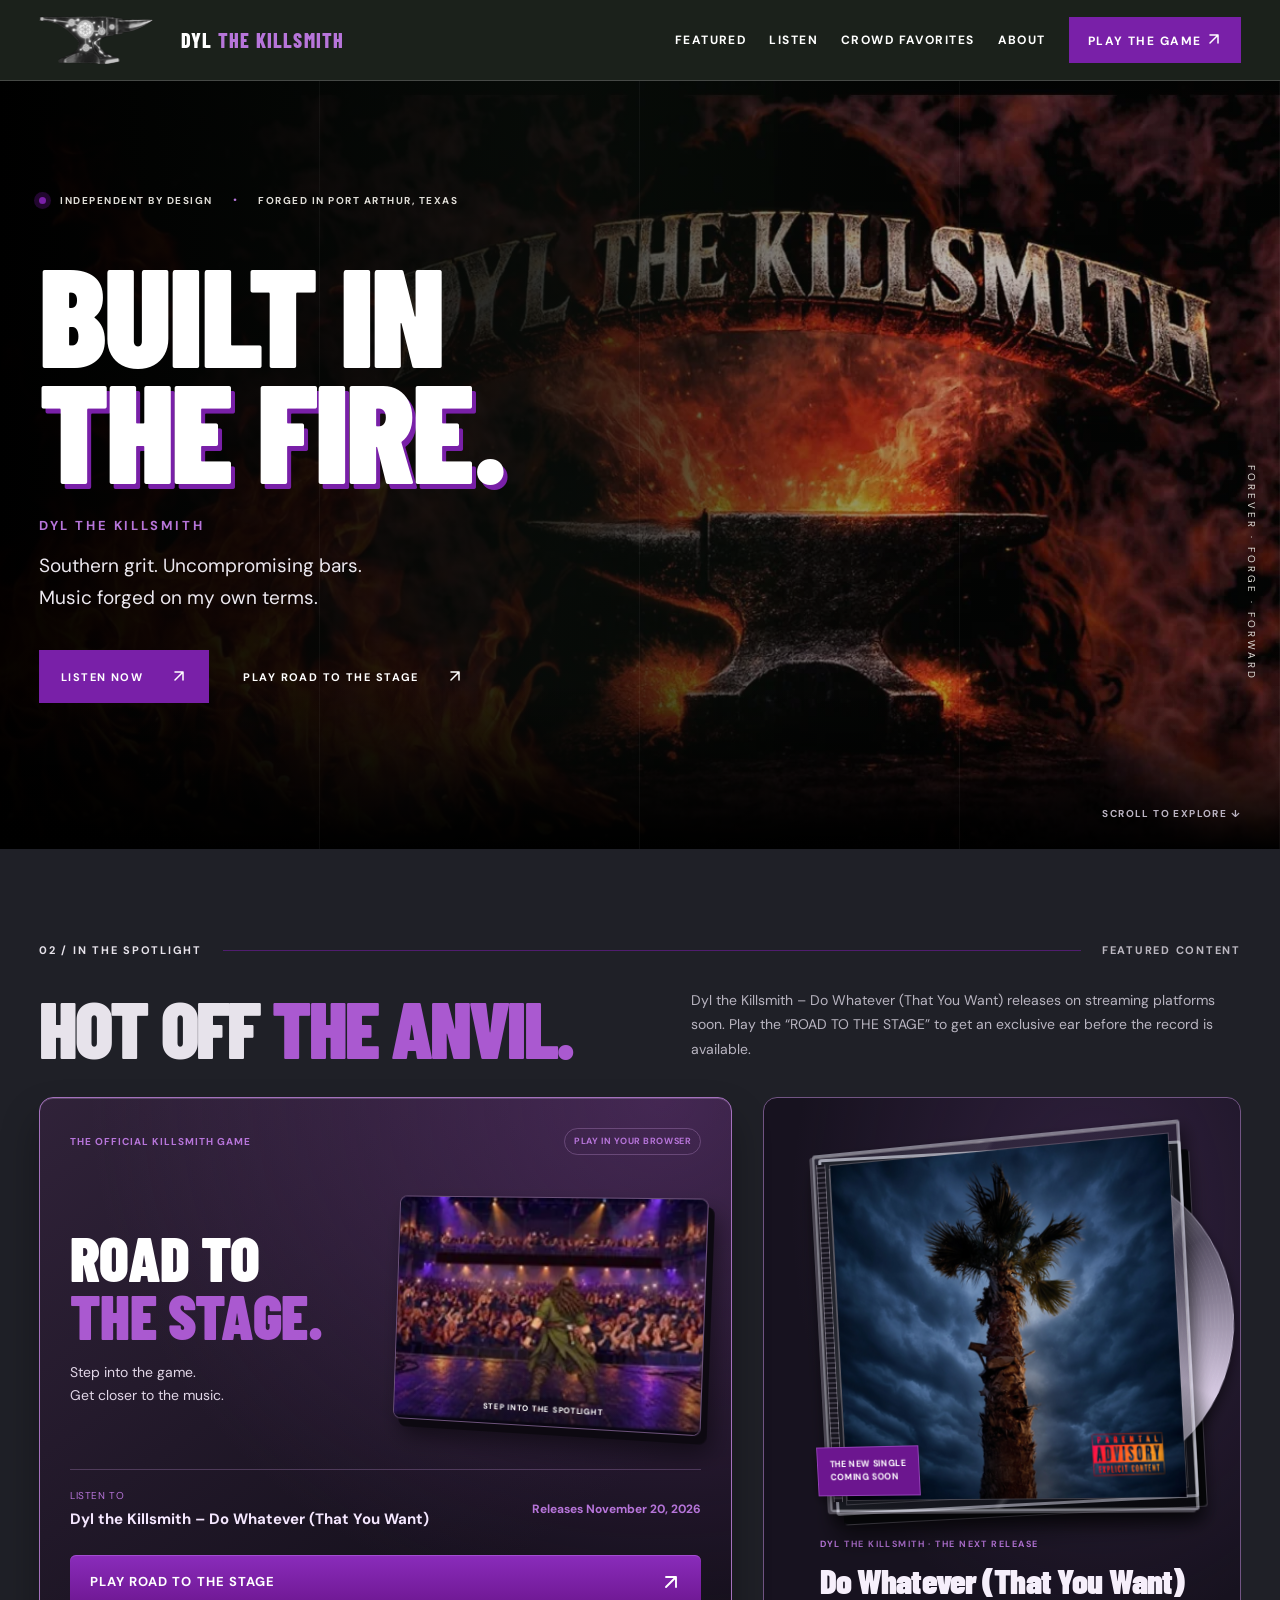
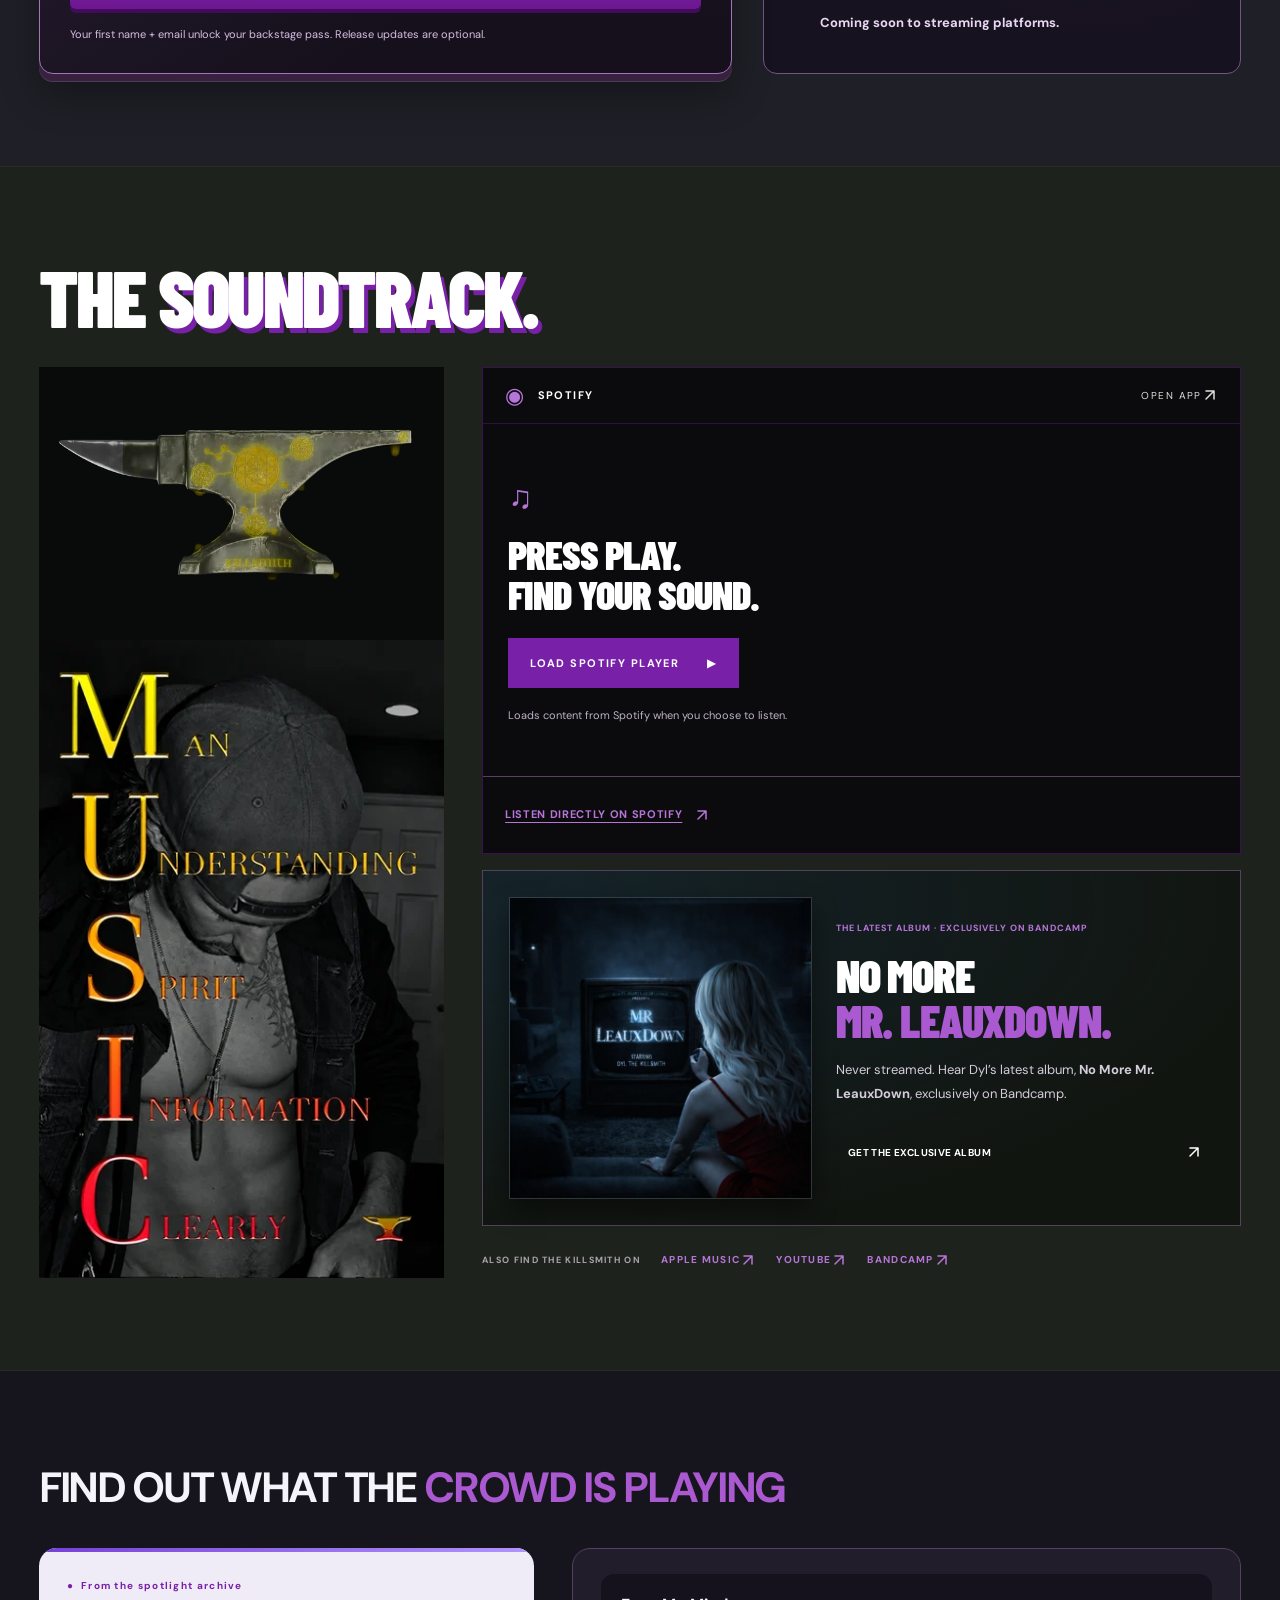
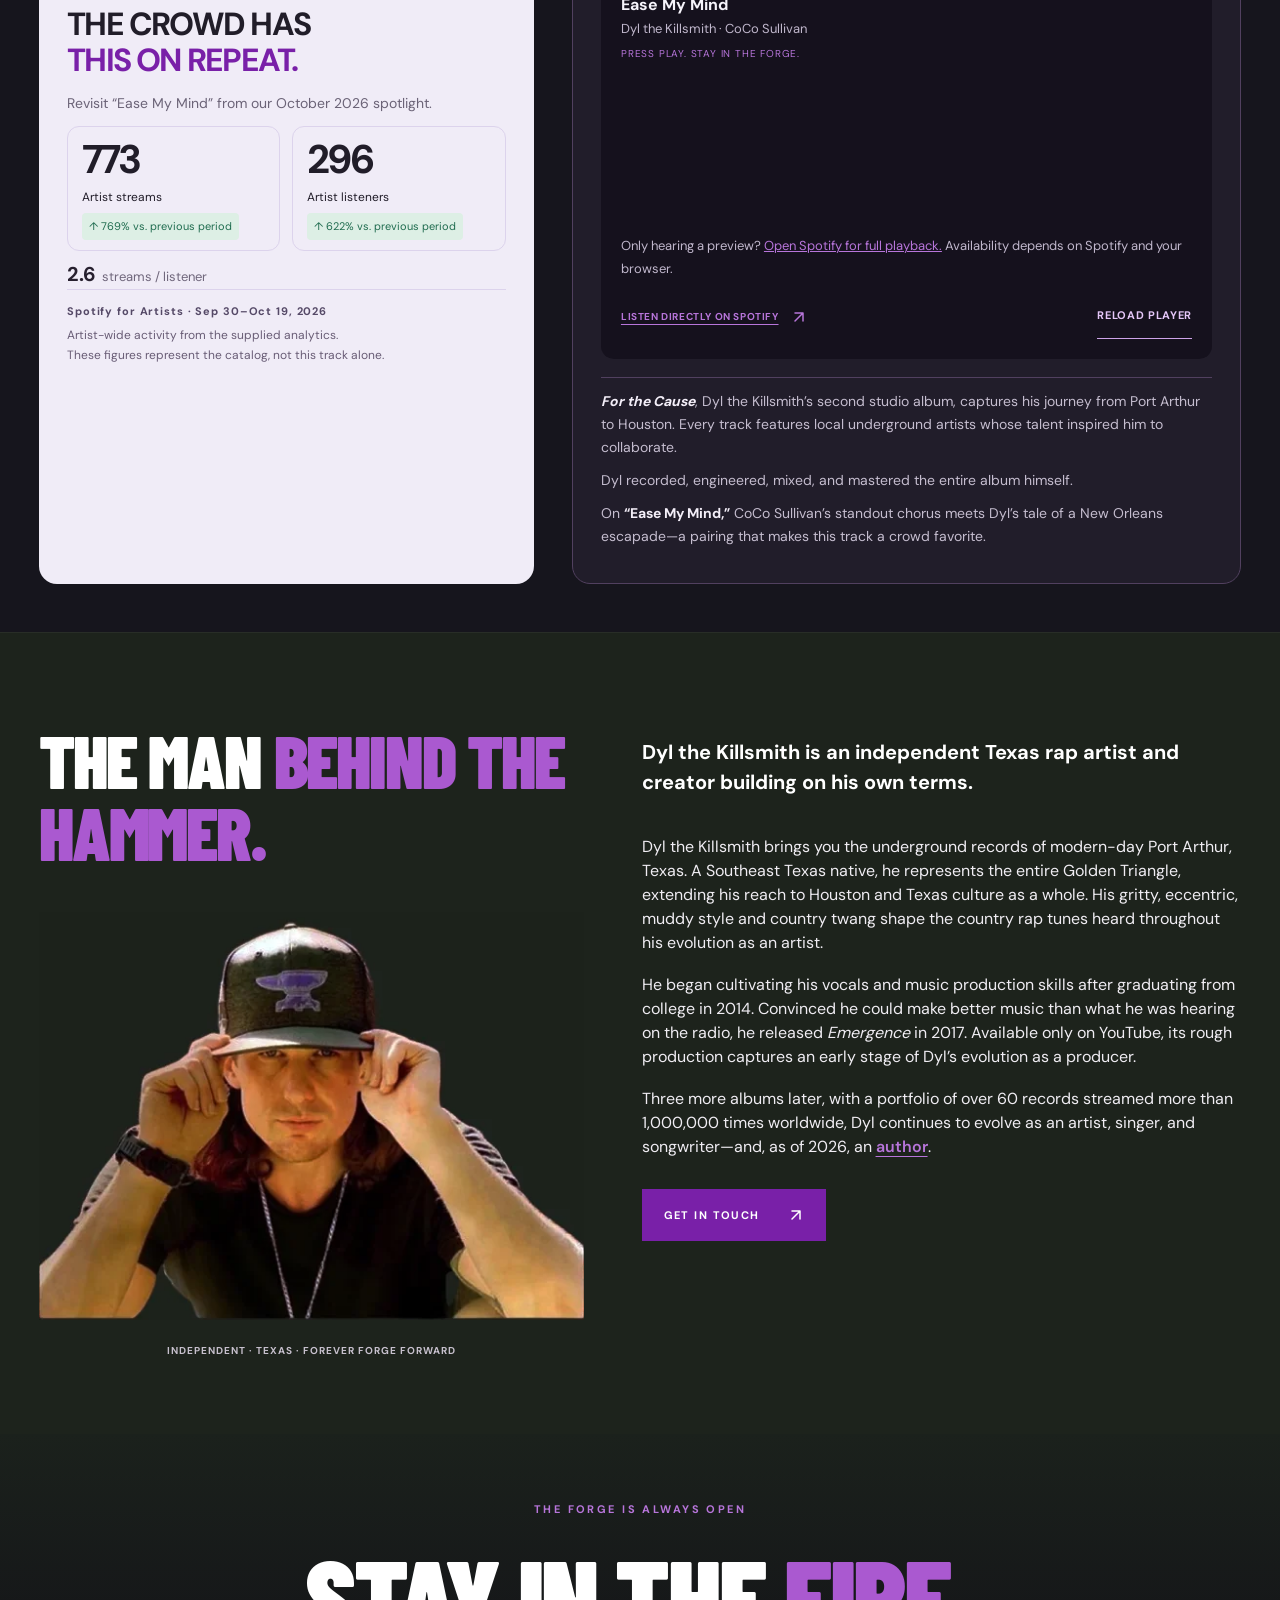
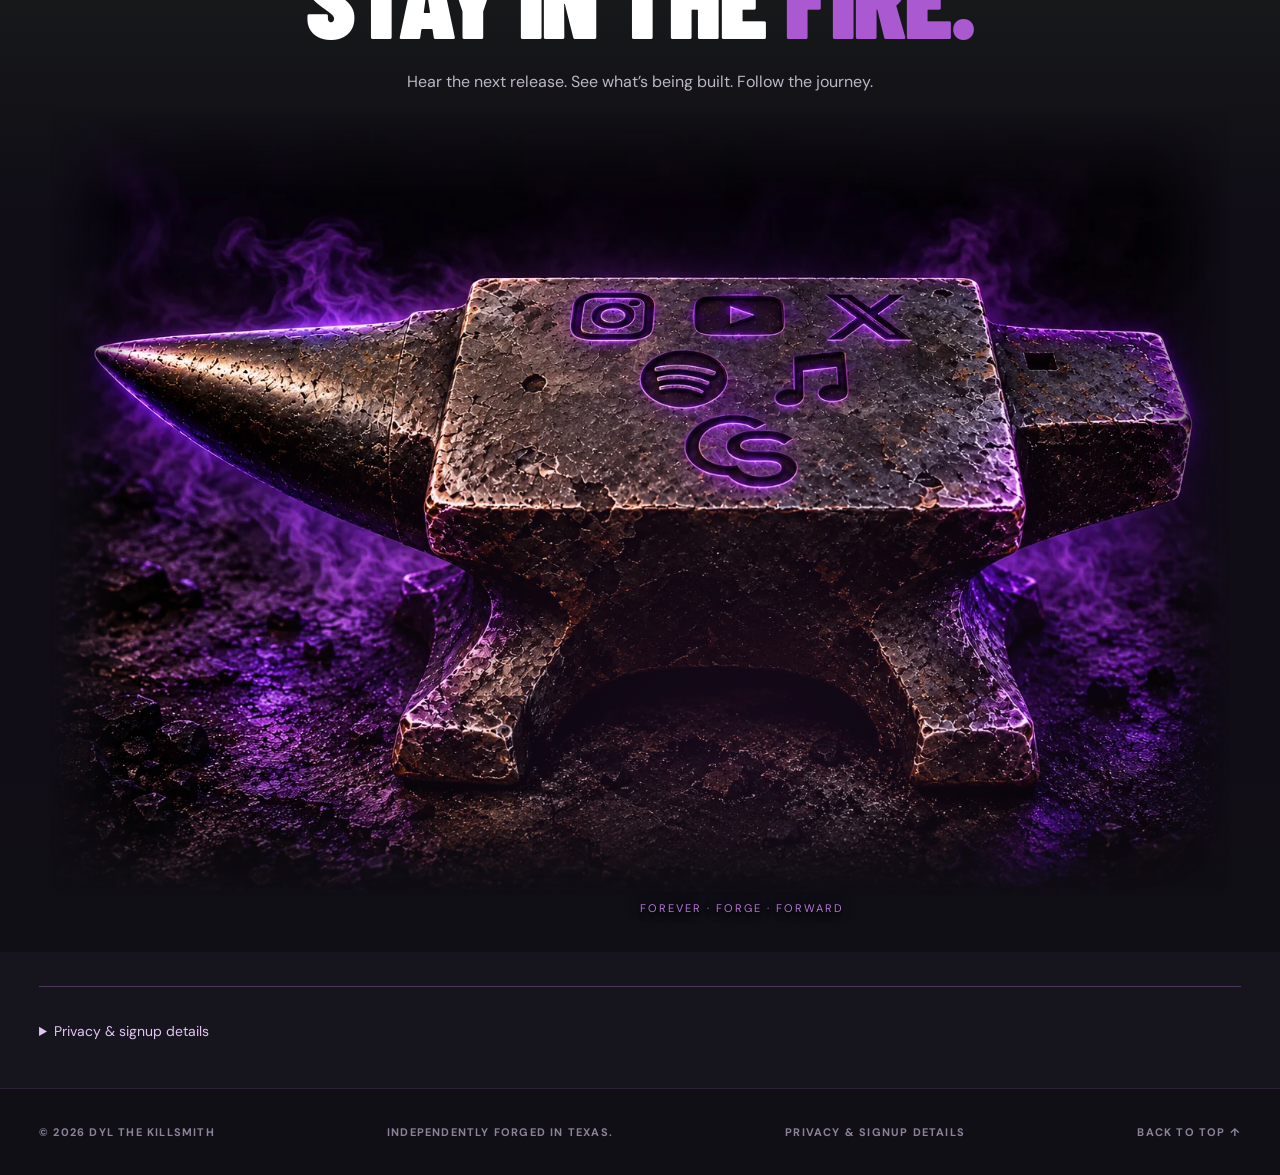
<file: index.html>
<!DOCTYPE html><html lang="en"><head><meta http-equiv="Content-Type" content="text/html; charset=UTF-8">

  <meta name="viewport" content="width=device-width,initial-scale=1">
  <meta name="theme-color" content="#1d231c">
  <meta name="description" content="Listen to Dyl the Killsmith, an independent hip-hop artist from Port Arthur, Texas. Explore his music, exclusive album and Road to the Stage.">
  <meta property="og:type" content="website">
  <meta property="og:title" content="Dyl the Killsmith | Independent Texas Hip-Hop">
  <meta property="og:description" content="Listen to Dyl the Killsmith, an independent hip-hop artist from Port Arthur, Texas. Explore his music, exclusive album and Road to the Stage.">
  <meta property="og:locale" content="en_US">
  <title>Dyl the Killsmith | Independent Texas Hip-Hop &amp; The Forge</title>
  <link rel="icon" href="/assets/Avil-Logo.png">


  <meta property="og:site_name" content="Dyl the Killsmith — The Forge">
  <meta property="og:image" content="https://killsmithproductions.github.io/assets/forge-banner.webp">
  <meta property="og:image:alt" content="Dyl the Killsmith — The Forge">
  <meta property="og:image:type" content="image/webp">
  <meta property="og:image:width" content="2048">
  <meta property="og:image:height" content="716">
  <meta name="twitter:card" content="summary_large_image">
  <meta name="twitter:site" content="@dylthekillsmith">
  <meta name="twitter:title" content="Dyl the Killsmith | Independent Texas Hip-Hop">
  <meta name="twitter:description" content="Listen to Dyl the Killsmith, an independent hip-hop artist from Port Arthur, Texas. Explore his music, exclusive album and Road to the Stage.">
  <meta name="twitter:image" content="https://killsmithproductions.github.io/assets/forge-banner.webp">
  <meta name="twitter:image:alt" content="Dyl the Killsmith — The Forge">
  <link rel="preload" as="font" type="font/woff2" href="/fonts/barlow-condensed-latin-900-normal.woff2" crossorigin>
  <link rel="preload" as="font" type="font/woff2" href="/fonts/dm-sans-latin-400-normal.woff2" crossorigin>
  <link rel="preload" as="image" href="/assets/forge-banner.webp" fetchpriority="high">
<noscript><style>.gate-loading,.menu-toggle{display:none}@media(max-width:950px){.nav{flex-wrap:wrap;padding-block:12px}.nav-links{display:flex;position:static;width:100%;padding:6px 0;gap:0}.nav-links a{padding-block:10px}}</style></noscript>
  <script defer src="/assets/site.js"></script>
  <link rel="stylesheet" crossorigin href="/assets/index-S6_Bmacs.css">
  <link rel="canonical" href="https://killsmithproductions.github.io/">
  <meta property="og:url" content="https://killsmithproductions.github.io/">
  <script type="application/ld+json">{"@context":"https://schema.org","@graph":[{"@type":"Person","@id":"https://killsmithproductions.github.io/#artist","name":"Dyl the Killsmith","description":"Dyl the Killsmith is an independent Texas rap artist from Port Arthur, Texas.","jobTitle":"Independent hip-hop artist and producer","homeLocation":{"@type":"Place","name":"Port Arthur, Texas"},"image":"https://killsmithproductions.github.io/assets/dyl-artist-portrait.webp","mainEntityOfPage":{"@id":"https://killsmithproductions.github.io/#webpage"},"url":"https://killsmithproductions.github.io/","sameAs":["https://open.spotify.com/artist/0KkmfvvdPRLtyIsVgZC3xW","https://www.youtube.com/dylthekillsmith","https://www.instagram.com/dylthekillsmith.x/","https://www.tiktok.com/@dylthekillsmith/","https://music.apple.com/us/artist/dyl-the-killsmith/1463126248","https://x.com/dylthekillsmith"]},{"@type":"WebSite","@id":"https://killsmithproductions.github.io/#website","name":"Dyl the Killsmith — The Forge","publisher":{"@id":"https://killsmithproductions.github.io/#artist"},"inLanguage":"en","url":"https://killsmithproductions.github.io/"},{"@type":"WebPage","@id":"https://killsmithproductions.github.io/#webpage","name":"Dyl the Killsmith — The Forge","description":"Dyl the Killsmith is an independent Texas rap artist from Port Arthur, Texas.","mainEntity":{"@id":"https://killsmithproductions.github.io/#artist"},"isPartOf":{"@id":"https://killsmithproductions.github.io/#website"},"about":[{"@id":"https://killsmithproductions.github.io/#artist"},{"@id":"https://killsmithproductions.github.io/#no-more-mr-leauxdown"},{"@id":"https://killsmithproductions.github.io/#for-the-cause"},{"@id":"https://killsmithproductions.github.io/#emergence"},{"@id":"https://killsmithproductions.github.io/#featured-single"},{"@id":"https://killsmithproductions.github.io/#ease-my-mind"}],"inLanguage":"en","url":"https://killsmithproductions.github.io/"},{"@type":"MusicAlbum","@id":"https://killsmithproductions.github.io/#no-more-mr-leauxdown","name":"No More Mr. LeauxDown","byArtist":{"@id":"https://killsmithproductions.github.io/#artist"},"image":"https://killsmithproductions.github.io/assets/no-more-mr-leauxdown.webp","url":"https://dylthekillsmith12.bandcamp.com/album/no-more-mr-leauxdown"},{"@type":"MusicAlbum","@id":"https://killsmithproductions.github.io/#for-the-cause","name":"For the Cause","byArtist":{"@id":"https://killsmithproductions.github.io/#artist"},"track":[{"@id":"https://killsmithproductions.github.io/#ease-my-mind"}]},{"@type":"MusicAlbum","@id":"https://killsmithproductions.github.io/#emergence","name":"Emergence","byArtist":{"@id":"https://killsmithproductions.github.io/#artist"}},{"@type":"MusicRecording","@id":"https://killsmithproductions.github.io/#featured-single","name":"Do Whatever (That You Want)","byArtist":{"@id":"https://killsmithproductions.github.io/#artist"},"image":"https://killsmithproductions.github.io/assets/that-you-want.webp"},{"@type":"MusicRecording","@id":"https://killsmithproductions.github.io/#ease-my-mind","name":"Ease My Mind","byArtist":[{"@id":"https://killsmithproductions.github.io/#artist"},{"@type":"Person","name":"CoCo Sullivan"}],"url":"https://open.spotify.com/track/06FWggzxmkyVivxboctZn0","inAlbum":{"@id":"https://killsmithproductions.github.io/#for-the-cause"}}]}</script>
</head>
<body>
  <a href="#content" class="skip">Skip to content</a>
  <header class="nav-wrap">
    <nav class="nav shell" aria-label="Main navigation">
      <a href="#top" class="brand"><span class="brand-mark" aria-hidden="true"><img src="/assets/header-mark.png" width="114" height="50" alt=""></span><span>DYL <b>THE KILLSMITH</b></span></a>
      <button class="menu-toggle" id="menuToggle" aria-controls="navLinks" aria-expanded="false" aria-label="Toggle menu"><span></span><span></span><span></span></button>
      <div class="nav-links" id="navLinks"><a href="#featured">Featured</a><a href="#music">Listen</a><a href="#favorites">Crowd favorites</a><a href="#about">About</a><a href="https://dylthekillsmith.pages.dev/game" class="nav-action">Play the game <svg class="arrow-icon" viewBox="0 0 16 16" width="16" height="16" fill="none" aria-hidden="true"><path d="M4 12 12 4M4 4h8v8" stroke="currentColor" stroke-width="1.5" stroke-linecap="round" stroke-linejoin="round"/></svg></a></div>
    </nav>
  </header>
  <main id="content">
    <section class="hero" id="top" aria-labelledby="hero-title">
      <div class="hero-backdrop"></div><div class="hero-lines" aria-hidden="true"></div>
      <div class="shell hero-content">
        <p class="eyebrow"><span class="live-dot"></span> INDEPENDENT BY DESIGN <span class="eyebrow-separator" aria-hidden="true">·</span> FORGED IN PORT ARTHUR, TEXAS</p>
        <h1 id="hero-title"><span class="sr-only">Dyl the Killsmith — </span>BUILT IN <br><em>THE FIRE.</em></h1>
        <p class="hero-desc"><strong class="artist-name">DYL THE KILLSMITH</strong>Southern grit. Uncompromising bars.<br>Music forged on my own terms.</p>
        <div class="actions"><a class="btn btn-solid" href="#music">LISTEN NOW <span><svg class="arrow-icon" viewBox="0 0 16 16" width="16" height="16" fill="none" aria-hidden="true"><path d="M4 12 12 4M4 4h8v8" stroke="currentColor" stroke-width="1.5" stroke-linecap="round" stroke-linejoin="round"/></svg></span></a><a class="btn btn-outline" href="https://dylthekillsmith.pages.dev/game">PLAY ROAD TO THE STAGE <span><svg class="arrow-icon" viewBox="0 0 16 16" width="16" height="16" fill="none" aria-hidden="true"><path d="M4 12 12 4M4 4h8v8" stroke="currentColor" stroke-width="1.5" stroke-linecap="round" stroke-linejoin="round"/></svg></span></a></div>
        <div class="hero-bottom"><a href="#featured">SCROLL TO EXPLORE ↓</a></div>
      </div>
      <div class="hero-vertical" aria-hidden="true">FOREVER · FORGE · FORWARD</div>
    </section>

    <section id="featured" class="section reveal visible" aria-labelledby="featured-heading"><div class="shell featured-inner">
      <div class="section-top"><p class="kicker">02 / IN THE SPOTLIGHT</p><span class="hairline"></span><p class="aside-label">FEATURED CONTENT</p></div>
      <div class="section-heading"><h2 id="featured-heading">HOT OFF <em>THE ANVIL.</em></h2><p>Dyl the Killsmith – Do Whatever (That You Want) releases on streaming platforms soon. Play the “ROAD TO THE STAGE” to get an exclusive ear before the record is available.</p></div>
      <div class="reference-release">
<a class="reference-copy game-ad" href="https://dylthekillsmith.pages.dev/game">
        <span class="game-ad-topline"><span>THE OFFICIAL KILLSMITH GAME</span><span class="game-ad-format">PLAY IN YOUR BROWSER</span></span>
        <div class="game-ad-main">
          <div class="game-ad-intro"><h3 id="game-ad-title">ROAD TO<br><em>THE STAGE.</em></h3><p>Step into the game.<br> Get closer to the music.</p></div>
          <div class="game-ad-preview"><img src="/assets/road-to-the-stage-preview.webp" alt="Road to the Stage: performer facing a concert audience" width="284" height="154" loading="lazy" decoding="async"><span class="game-ad-preview-label" aria-hidden="true">STEP INTO THE SPOTLIGHT</span></div>
        </div>
        <div class="game-ad-release"><span>LISTEN TO <strong>Dyl the Killsmith – Do Whatever (That You Want)</strong></span><time datetime="2026-11-20T00:00:00-06:00">Releases November 20, 2026</time></div>
        <span id="game-ad-action" class="game-ad-cta">PLAY ROAD TO THE STAGE <svg class="arrow-icon" viewBox="0 0 16 16" width="20" height="20" fill="none" aria-hidden="true"><path d="M4 12 12 4M4 4h8v8" stroke="currentColor" stroke-width="1.5" stroke-linecap="round" stroke-linejoin="round"/></svg></span>
        <span class="game-ad-note" id="game-ad-note">Your first name + email unlock your backstage pass. Release updates are optional.</span>
      </a>
<article class="reference-art single-feature" aria-labelledby="single-cover-heading"><div class="single-art"><div class="single-case-tray" aria-hidden="true"></div><div class="single-disc" aria-hidden="true"></div><div class="single-case-lid"><img src="/assets/that-you-want.webp" alt="Do Whatever (That You Want) — the upcoming single’s cover art inside a slightly open CD jewel case" width="387" height="387" loading="lazy" decoding="async"><span class="cover-sticker">THE NEW SINGLE<br>COMING SOON</span></div></div><div class="single-copy"><p class="kicker">DYL THE KILLSMITH · THE NEXT RELEASE</p><h3 id="single-cover-heading">Do Whatever (That You Want)</h3><p class="single-status">Coming soon to streaming platforms.</p></div></article></div>
      <div id="game" data-release-title="Do Whatever (That You Want)" data-release-datetime="2026-11-20T00:00:00-06:00"><div id="game-root"></div><noscript><p>Enable JavaScript to claim your backstage pass in a popup. Music and artist links remain available.</p></noscript></div>

    </div></section>

    <section id="music" class="section section-dark reveal visible" aria-labelledby="music-heading"><div class="shell">
      <div class="section-heading"><h2 id="music-heading">THE <em>SOUNDTRACK.</em></h2></div>
      <div class="music-layout"><div class="music-lead soundtrack-art"><div class="soundtrack-orbit" data-motion-region><div class="orbit-media"><img class="orbit-poster" src="/assets/anvil-loop-gold-poster.webp" alt="" width="640" height="266" loading="lazy" decoding="async"><img class="orbit-animated" data-loop-image-src="/assets/anvil-loop-gold.webp" alt="" width="400" height="166" hidden><video class="orbit-video" data-loop-src="/assets/anvil-loop-gold.webm" muted loop playsinline preload="none" poster="/assets/anvil-loop-gold-poster.webp" aria-hidden="true" tabindex="-1" hidden></video></div></div><img class="soundtrack-photo" src="/assets/music-artwork.webp" alt="M.U.S.I.C. — Man Understanding Spirit Information Clearly" loading="lazy" width="414" height="653"></div>
      <div class="players"><div class="player-panel"><div class="panel-header"><div><span class="panel-icon">◉</span><strong>SPOTIFY</strong></div><a href="https://open.spotify.com/artist/0KkmfvvdPRLtyIsVgZC3xW" target="_blank" rel="noopener noreferrer">OPEN APP <svg class="arrow-icon" viewBox="0 0 16 16" width="16" height="16" fill="none" aria-hidden="true"><path d="M4 12 12 4M4 4h8v8" stroke="currentColor" stroke-width="1.5" stroke-linecap="round" stroke-linejoin="round"/></svg></a></div><div id="music-player"><div class="resilient-player" data-spotify-panel data-embed-src="https://open.spotify.com/embed/playlist/5IMQjPhJ8gB9P5jCIbxwVM?utm_source=generator&amp;si=3a58577d315d437e" data-embed-title="Dyl the Killsmith playlist on Spotify" data-embed-height="352"><div class="spotify-invitation"><span class="music-note" aria-hidden="true">♫</span><h3>PRESS PLAY.<br>FIND YOUR SOUND.</h3><button class="btn btn-solid" type="button" data-spotify-load> LOAD SPOTIFY PLAYER <span aria-hidden="true">▶</span></button><p>Loads content from Spotify when you choose to listen.</p></div><div class="player-fallback-row"><a href="https://open.spotify.com/playlist/5IMQjPhJ8gB9P5jCIbxwVM" target="_blank" rel="noopener noreferrer">LISTEN DIRECTLY ON SPOTIFY <svg class="arrow-icon" viewBox="0 0 16 16" width="16" height="16" fill="none" aria-hidden="true"><path d="M4 12 12 4M4 4h8v8" stroke="currentColor" stroke-width="1.5" stroke-linecap="round" stroke-linejoin="round"></path></svg></a></div></div></div></div>
      <article class="bandcamp-feature album-feature"><img class="album-cover" src="/assets/no-more-mr-leauxdown.webp" alt="No More Mr. LeauxDown album cover — a woman watching an old television in a dark room" width="640" height="640" loading="lazy" decoding="async"><div class="album-copy"><p class="kicker">THE LATEST ALBUM · EXCLUSIVELY ON BANDCAMP</p><h3>NO MORE<br><em>MR. LEAUXDOWN.</em></h3><p>Never streamed. Hear Dyl’s latest album, <strong>No More Mr. LeauxDown</strong>, exclusively on Bandcamp.</p><a class="btn btn-outline" href="https://dylthekillsmith12.bandcamp.com/album/no-more-mr-leauxdown" target="_blank" rel="noopener noreferrer">GET THE EXCLUSIVE ALBUM <span><svg class="arrow-icon" viewBox="0 0 16 16" width="16" height="16" fill="none" aria-hidden="true"><path d="M4 12 12 4M4 4h8v8" stroke="currentColor" stroke-width="1.5" stroke-linecap="round" stroke-linejoin="round"/></svg></span></a></div></article><div class="other-platforms"><span>ALSO FIND THE KILLSMITH ON</span><a href="https://music.apple.com/us/artist/dyl-the-killsmith/1463126248" target="_blank" rel="noopener noreferrer">APPLE MUSIC <svg class="arrow-icon" viewBox="0 0 16 16" width="16" height="16" fill="none" aria-hidden="true"><path d="M4 12 12 4M4 4h8v8" stroke="currentColor" stroke-width="1.5" stroke-linecap="round" stroke-linejoin="round"/></svg></a><a href="https://www.youtube.com/dylthekillsmith" target="_blank" rel="noopener noreferrer">YOUTUBE <svg class="arrow-icon" viewBox="0 0 16 16" width="16" height="16" fill="none" aria-hidden="true"><path d="M4 12 12 4M4 4h8v8" stroke="currentColor" stroke-width="1.5" stroke-linecap="round" stroke-linejoin="round"/></svg></a><a href="https://dylthekillsmith12.bandcamp.com/album/no-more-mr-leauxdown" target="_blank" rel="noopener noreferrer">BANDCAMP <svg class="arrow-icon" viewBox="0 0 16 16" width="16" height="16" fill="none" aria-hidden="true"><path d="M4 12 12 4M4 4h8v8" stroke="currentColor" stroke-width="1.5" stroke-linecap="round" stroke-linejoin="round"/></svg></a></div>
      </div></div>
    </div></section>

    <section id="favorites" class="section shell crowd-update" aria-labelledby="favorites-heading">
<h2 id="favorites-heading">FIND OUT WHAT THE <em>CROWD IS PLAYING</em></h2>
<div class="crowd-layout"><article class="crowd-stats"><span class="crowd-overline">● &nbsp;From the spotlight archive</span><h3>THE CROWD HAS<br><em>THIS ON REPEAT.</em></h3><p class="crowd-intro">Revisit “Ease My Mind” from our October 2026 spotlight.</p><div class="crowd-metrics"><div><strong>773</strong><p>Artist streams</p><span>↑ 769% vs. previous period</span></div><div><strong>296</strong><p>Artist listeners</p><span>↑ 622% vs. previous period</span></div></div><p class="crowd-ratio"><b>2.6</b> &nbsp;streams / listener</p><div class="crowd-source"><strong>Spotify for Artists · Sep 30–Oct 19, 2026</strong><p>Artist-wide activity from the supplied analytics.<br>These figures represent the catalog, not this track alone.</p></div></article>
<article class="crowd-story"><div class="crowd-track"><div class="crowd-track-heading"><strong>Ease My Mind</strong><p>Dyl the Killsmith · CoCo Sullivan</p><span>PRESS PLAY. STAY IN THE FORGE.</span></div><div id="crowd-player"><div class="resilient-player resilient-player-compact" data-spotify-panel data-embed-src="https://open.spotify.com/embed/track/06FWggzxmkyVivxboctZn0?utm_source=generator&amp;theme=0&amp;si=bf4733ccf2ae4657" data-embed-title="Crowd favorite — listen on Spotify" data-embed-height="152"><div class="spotify-embed-wrap"><p class="player-status" role="status">Connecting to Spotify…</p><iframe data-testid="embed-iframe" title="Crowd favorite — listen on Spotify" src="https://open.spotify.com/embed/track/06FWggzxmkyVivxboctZn0?utm_source=generator&amp;theme=0&amp;si=bf4733ccf2ae4657" width="100%" height="152" frameborder="0" allowfullscreen allow="autoplay; clipboard-write; encrypted-media; fullscreen; picture-in-picture" loading="lazy" referrerpolicy="strict-origin-when-cross-origin" style="border-radius:12px"></iframe></div><p class="spotify-playback-note">Only hearing a preview? <a href="https://open.spotify.com/track/06FWggzxmkyVivxboctZn0" target="_blank" rel="noopener noreferrer">Open Spotify for full playback.</a> Availability depends on Spotify and your browser.</p><div class="player-fallback-row"><a href="https://open.spotify.com/track/06FWggzxmkyVivxboctZn0" target="_blank" rel="noopener noreferrer">LISTEN DIRECTLY ON SPOTIFY <svg class="arrow-icon" viewBox="0 0 16 16" width="16" height="16" fill="none" aria-hidden="true"><path d="M4 12 12 4M4 4h8v8" stroke="currentColor" stroke-width="1.5" stroke-linecap="round" stroke-linejoin="round"></path></svg></a><button class="inline-retry" type="button" data-spotify-reload>RELOAD PLAYER</button></div></div></div></div><div class="crowd-summary"><p><strong><i>For the Cause</i></strong>, Dyl the Killsmith’s second studio album, captures his journey from Port Arthur to Houston. Every track features local underground artists whose talent inspired him to collaborate.</p><p>Dyl recorded, engineered, mixed, and mastered the entire album himself.</p><p>On <strong>“Ease My Mind,”</strong> CoCo Sullivan’s standout chorus meets Dyl’s tale of a New Orleans escapade—a pairing that makes this track a crowd favorite.</p></div></article></div>
</section>

    <section id="about" class="about-section about-update" aria-labelledby="about-heading"><div class="shell about-new-layout"><div class="about-new-visual"><h2 id="about-heading">THE MAN <em>BEHIND THE <br>HAMMER.</em></h2><img src="/assets/dyl-artist-portrait.webp" alt="Dyl the Killsmith adjusting his black cap with the purple anvil logo" width="558" height="418" loading="lazy" decoding="async"><p class="artist-inscription">INDEPENDENT · TEXAS · FOREVER FORGE FORWARD</p></div><div class="about-new-copy"><p class="about-lead">Dyl the Killsmith is an independent Texas rap artist and creator building on his own terms.</p><div class="about-biography"><p>Dyl the Killsmith brings you the underground records of modern-day Port Arthur, Texas. A Southeast Texas native, he represents the entire Golden Triangle, extending his reach to Houston and Texas culture as a whole. His gritty, eccentric, muddy style and country twang shape the country rap tunes heard throughout his evolution as an artist.</p><p>He began cultivating his vocals and music production skills after graduating from college in 2014. Convinced he could make better music than what he was hearing on the radio, he released <i>Emergence</i> in 2017. Available only on YouTube, its rough production captures an early stage of Dyl’s evolution as a producer.</p><p>Three more albums later, with a portfolio of over 60 records streamed more than 1,000,000 times worldwide, Dyl continues to evolve as an artist, singer, and songwriter—and, as of 2026, an <a class="author-link" href="https://www.amazon.com/dp/B0HJYBDLBN" target="_blank" rel="noopener noreferrer" aria-label="Author — read AttachMentality on Kindle (opens in a new tab)">author</a>.</p></div><div class="about-cta"><a class="btn btn-solid" href="mailto:dylthekillsmith@gmail.com?subject=Contact%20Dyl%20the%20Killsmith">GET IN TOUCH <svg class="arrow-icon" viewBox="0 0 16 16" width="16" height="16" fill="none" aria-hidden="true"><path d="M4 12 12 4M4 4h8v8" stroke="currentColor" stroke-width="1.5" stroke-linecap="round" stroke-linejoin="round"/></svg></a></div></div></div></section>

    <section id="connect" class="forge-finale" data-motion-region aria-labelledby="connect-heading">
      <div class="shell finale-inner">
        <div class="finale-heading"><span class="kicker">THE FORGE IS ALWAYS OPEN</span><h2 id="connect-heading">STAY IN THE <em>FIRE.</em></h2><p>Hear the next release. See what’s being built. Follow the journey.</p></div>
        <div class="anvil-stage">
          <picture class="anvil-visual" aria-hidden="true"><img class="finale-anvil" src="/assets/forge-anvil-scene.webp" alt="" width="1536" height="1024" loading="lazy" decoding="async"></picture>
          <div class="finale-flames" aria-hidden="true"><div class="fire-ribbon fire-back"></div><div class="fire-ribbon fire-front"></div><div class="fire-glow"></div><div class="fire-embers"><i style="--x:5%;--duration:7s;--delay:-0.00s;--drift:12px;--size:2px"></i><i style="--x:12%;--duration:8s;--delay:-0.85s;--drift:-15px;--size:3px"></i><i style="--x:22%;--duration:9s;--delay:-1.70s;--drift:18px;--size:2px"></i><i style="--x:30%;--duration:10s;--delay:-2.55s;--drift:-21px;--size:3px"></i><i style="--x:39%;--duration:11s;--delay:-3.40s;--drift:24px;--size:2px"></i><i style="--x:48%;--duration:7s;--delay:-4.25s;--drift:-27px;--size:3px"></i><i style="--x:57%;--duration:8s;--delay:-5.10s;--drift:30px;--size:2px"></i><i style="--x:65%;--duration:9s;--delay:-5.95s;--drift:-33px;--size:3px"></i><i style="--x:73%;--duration:10s;--delay:-6.80s;--drift:36px;--size:2px"></i><i style="--x:81%;--duration:11s;--delay:-7.65s;--drift:-39px;--size:3px"></i><i style="--x:88%;--duration:7s;--delay:-8.50s;--drift:42px;--size:2px"></i><i style="--x:95%;--duration:8s;--delay:-9.35s;--drift:-45px;--size:3px"></i></div></div>
          <nav class="anvil-socials" aria-label="Follow Dyl the Killsmith"><a href="https://www.instagram.com/dylthekillsmith.x/" target="_blank" rel="noopener noreferrer" aria-label="Instagram (opens in a new tab)" style="--logo-x:47.8%;--logo-y:26.5%;--logo-row:0"><span class="sr-only">Instagram</span></a><a href="https://www.youtube.com/dylthekillsmith" target="_blank" rel="noopener noreferrer" aria-label="YouTube (opens in a new tab)" style="--logo-x:58.3%;--logo-y:26.5%;--logo-row:0"><span class="sr-only">YouTube</span></a><a href="https://x.com/dylthekillsmith" target="_blank" rel="noopener noreferrer" aria-label="X / Twitter (opens in a new tab)" style="--logo-x:69.4%;--logo-y:26.5%;--logo-row:0"><span class="sr-only">X / Twitter</span></a><a href="https://open.spotify.com/artist/0KkmfvvdPRLtyIsVgZC3xW" target="_blank" rel="noopener noreferrer" aria-label="Spotify (opens in a new tab)" style="--logo-x:53.65%;--logo-y:34.5%;--logo-row:1"><span class="sr-only">Spotify</span></a><a href="https://music.apple.com/us/artist/dyl-the-killsmith/1463126248" target="_blank" rel="noopener noreferrer" aria-label="Apple Music (opens in a new tab)" style="--logo-x:65.55%;--logo-y:34.5%;--logo-row:1"><span class="sr-only">Apple Music</span></a><a href="https://playcrowded.com/?crowded_share=wFN4E9jc-HSwwjNH5O7tBdAO" target="_blank" rel="noopener noreferrer" aria-label="Crowded (opens in a new tab)" style="--logo-x:58.5%;--logo-y:43.5%;--logo-row:2"><span class="sr-only">Crowded</span></a></nav>
        </div>
        <p class="anvil-inscription">FOREVER · FORGE · FORWARD</p>
      </div>
    </section>
<section class="privacy-section shell" id="privacy" aria-labelledby="privacy-heading"><details><summary id="privacy-heading">Privacy &amp; signup details</summary><div><p>Your first name and email are used to register your access to Road to the Stage. When signup is available, those details, the signup date, and your choice about release updates are sent to a private Google Sheet managed by Dyl the Killsmith. Only check the updates box if you want music news by email.</p><p>A first-party access cookie remembers your game access for 30 days. The embedded players connect to Spotify when loaded, including when you scroll to the crowd-favorite player. Playback starts when you press play; Spotify’s privacy policy applies. Opening the game, social links, Bandcamp, or Kindle takes you to those services.</p><p>Optional site measurement, when enabled, requires a separate choice. It uses button counts and page-performance measurements without sending your name, email, page URLs, or a visitor identifier. A local preference remembers that choice; any experiment assignment is removed when you turn measurement off.</p><p>For questions, removal of your signup details, or to stop release updates, email <a href="mailto:dylthekillsmith@gmail.com">dylthekillsmith@gmail.com</a>.</p></div><div id="measurement-root"></div></details></section>
  </main>
  <footer class="footer"><div class="shell footer-inner"><span>© <span id="year">2026</span> DYL THE KILLSMITH</span><span>INDEPENDENTLY FORGED IN TEXAS.</span><a href="#privacy">PRIVACY &amp; SIGNUP DETAILS</a><a href="#top">BACK TO TOP ↑</a></div></footer>

</body></html>
</file>
<file: assets/index-S6_Bmacs.css>
@charset "UTF-8";:root{--accent: #821bb8;--dark-accent: #1d231c;--light-accent: #e1dfd9;--black: #000000;--white: #ffffff;--bg: var(--dark-accent);--paper: var(--light-accent);--ink: var(--dark-accent);--muted: #6c6b66;--acid: var(--accent);--line: rgba(225,223,217,.24);--font: "DM Sans",Arial,sans-serif;--display: "Barlow Condensed",Impact,sans-serif}*{box-sizing:border-box}html{scroll-behavior:smooth}body{margin:0;background:var(--paper);color:var(--ink);font-family:var(--font);font-size:15px}a{color:inherit;text-decoration:none}button{font:inherit}img{max-width:100%}em{font-style:normal;color:#821bb8}h1,h2,h3,p{margin-top:0}.shell{width:min(1260px,100% - 88px);margin-inline:auto}.skip{position:absolute;top:-60px;left:10px;z-index:50;background:var(--acid);padding:10px}.skip:focus{top:10px}.nav-wrap{position:sticky;top:0;background:#0b0b0cf5;color:#fff;z-index:40;border-bottom:1px solid var(--line);-webkit-backdrop-filter:blur(12px);backdrop-filter:blur(12px)}.nav{min-height:78px;display:flex;align-items:center;justify-content:space-between;gap:24px}.brand{display:flex;align-items:center;gap:12px;font-family:var(--display);font-size:20px;font-weight:800;letter-spacing:.06em;white-space:nowrap}.brand img{width:42px;height:42px;object-fit:contain}.brand b{color:var(--acid)}.nav-links{display:flex;align-items:center;gap:31px;font-size:11px;font-weight:700;letter-spacing:.1em;text-transform:uppercase}.nav-links a:hover,.footer a:hover{color:var(--acid)}.nav-links .nav-action{background:var(--acid);color:var(--ink);padding:14px 19px}.nav-links .nav-action:hover{background:#fff;color:var(--ink)}.menu-toggle{display:none}.hero{position:relative;background:#1d231c;min-height:calc(-78px + 92vh);color:#fff;overflow:hidden;isolation:isolate}.hero-backdrop{position:absolute;inset:0;background:linear-gradient(90deg,#1d231c 7%,#080909e8 41%,#08090947),url(/assets/forge-banner.webp) right center / cover no-repeat;z-index:-2;filter:saturate(.8)}.hero-lines{position:absolute;inset:0;pointer-events:none;z-index:-1;background:repeating-linear-gradient(90deg,transparent 0px,transparent calc(25% - 1px),rgba(255,255,255,.04) calc(25% - 1px),rgba(255,255,255,.04) 25%)}.hero-content{min-height:calc(-78px + 92vh);position:relative;display:flex;align-items:flex-start;justify-content:center;flex-direction:column;padding:68px 0 100px}.eyebrow,.kicker,.aside-label,.tag,.small-overline,.board-header,.board-footer,.footer,.vertical-label{font-size:10px;letter-spacing:.19em;font-weight:800}.eyebrow{display:flex;align-items:center;gap:14px;color:var(--acid)}.live-dot{width:7px;height:7px;border-radius:50%;background:var(--acid);box-shadow:#c8f36a21 0 0 0 5px}.eyebrow-line{height:1px;width:40px;background:var(--acid)}h1,h2,h3,.big-quote{font-family:var(--display);font-weight:900;letter-spacing:-.025em}h1{font-size:clamp(92px,13vw,206px);line-height:.73;margin:36px 0 35px}h1 em{color:var(--acid)}.hero-desc{max-width:490px;color:#e1dfd9;font-size:16px;line-height:1.8}.actions{display:flex;gap:12px;margin-top:18px;flex-wrap:wrap}.btn{display:inline-flex;justify-content:space-between;align-items:center;gap:28px;padding:18px 22px;min-height:54px;font-size:11px;font-weight:800;letter-spacing:.13em;transition:transform .2s,background .2s}.btn:hover{transform:translateY(-2px)}.btn-solid{background:var(--acid);color:#1d231c}.btn-outline{border:1px solid rgb(225,223,217);color:#fff}.btn-outline:hover{border-color:#fff}.hero-bottom{position:absolute;bottom:29px;left:0;right:0;display:flex;justify-content:space-between;font-size:10px;font-weight:700;letter-spacing:.14em;color:#e1dfd9}.hero-vertical{position:absolute;right:22px;top:50%;writing-mode:vertical-rl;font-size:10px;letter-spacing:.3em;color:#e1dfd9}.section{padding-top:114px;padding-bottom:118px;scroll-margin-top:70px}.section-top{display:flex;align-items:center;gap:21px;margin-bottom:29px}.kicker{white-space:nowrap;margin:0}.hairline{flex:1 1 0%;height:1px;background:#821bb8}.aside-label{white-space:nowrap;margin:0;color:#1d231c}.section-heading{display:flex;align-items:end;justify-content:space-between;gap:35px;margin-bottom:36px}.section-heading h2,.about-copy h2,.connect-content h2{font-size:clamp(50px,7.4vw,108px);line-height:.88;margin:0;letter-spacing:-.035em}.section-heading p{color:#1d231c;max-width:270px;font-size:14px;line-height:1.7;margin:0 0 4px}.feature-grid{display:grid;grid-template-columns:1.65fr 1fr;gap:18px}.feature-card{position:relative;min-height:450px;overflow:hidden}.main-feature{display:flex;align-items:end;background:#1d231c;color:#fff}.feature-photo{position:absolute;inset:0;background:linear-gradient(0deg,rgba(0,0,0,.98),transparent 74%),url(/assets/dyl-artist-portrait.webp) 50% 36% / cover no-repeat;opacity:.85;transition:transform .5s}.main-feature:hover .feature-photo{transform:scale(1.025)}.feature-copy{position:relative;z-index:1;padding:36px}.tag{color:var(--acid)}.feature-copy h3{font-size:78px;line-height:1;margin:14px 0 4px}.feature-copy p{color:#e1dfd9;max-width:350px;line-height:1.6}.inline-link{display:inline-flex;gap:15px;border-bottom:1px solid;padding:0 0 8px;font-size:11px;font-weight:800;letter-spacing:.12em}.inline-link:hover{color:#821bb8}.secondary-feature{display:flex;flex-direction:column;justify-content:space-between;background:#821bb8;padding:34px;color:#fff}.secondary-feature .tag{color:#fff}.secondary-feature h3{font-size:46px;line-height:.96;margin:0 0 13px}.secondary-feature p{line-height:1.6;max-width:300px}.forge-mark{font-size:160px;font-family:var(--display);font-weight:900;text-align:center;line-height:1}.forge-mark span{font-size:45px;vertical-align:top}.section-dark{background:#1d231c;color:#fff}.section-dark .hairline{background:#821bb8}.section-dark .aside-label,.section-dark .section-heading p{color:#e1dfd9}.section-dark h2 em{color:var(--acid)}.music-layout{display:grid;grid-template-columns:1fr 2.2fr;gap:45px}.music-lead{min-height:550px;background:#000;padding:28px;display:flex;flex-direction:column;justify-content:space-between}.music-emblem{display:grid;place-items:center;min-height:290px}.music-emblem img{width:min(260px,90%);filter:drop-shadow(rgb(0,0,0) 0px 7px 40px)}.music-lead>p:last-child{font-family:var(--display);font-size:34px;line-height:.99;font-weight:800}.music-lead strong,.vertical-label{color:var(--acid)}.players{display:flex;flex-direction:column;gap:14px}.player-panel{background:#000;border:1px solid rgb(130,27,184)}.panel-header{height:64px;display:flex;align-items:center;justify-content:space-between;padding:0 21px;border-bottom:1px solid rgb(130,27,184);font-size:12px;letter-spacing:.12em}.panel-header>div{display:flex;align-items:center;gap:12px}.panel-header a,.panel-header .subdued{font-size:10px;color:#e1dfd9}.panel-icon{color:var(--acid);font-size:22px}.player-panel iframe{display:block;border:0px}.crowded-placeholder{text-align:center;padding:34px 24px 40px}.crowded-icon{color:var(--acid);font-size:34px}.crowded-placeholder h3{font-size:30px;margin:12px 0}.crowded-placeholder p{margin:0 auto 24px;color:#e1dfd9;max-width:440px;line-height:1.6}.coming{display:inline-block;border:1px dashed rgb(130,27,184);padding:10px 13px;color:#e1dfd9;font-size:10px;letter-spacing:.08em}.other-platforms{display:flex;align-items:center;gap:25px;flex-wrap:wrap;font-size:10px;letter-spacing:.13em;font-weight:800}.other-platforms span{color:#e1dfd9}.other-platforms a{color:var(--acid)}.favorites-grid{display:grid;grid-template-columns:.9fr 1.4fr;gap:30px}.favorite-intro{background:#e1dfd9;padding:33px;display:flex;flex-direction:column;min-height:430px}.big-quote{font-size:clamp(56px,6vw,91px);line-height:.89;flex:1 1 0%;margin:45px 0}.metric-note{display:flex;gap:18px;border-top:1px solid rgb(130,27,184);padding-top:17px}.note-symbol{font-size:34px}.metric-note p{font-size:12px;color:#1d231c;line-height:1.6;margin:0}.favorite-board{border:1px solid rgb(130,27,184);display:flex;flex-direction:column;min-height:430px}.board-header,.board-footer{display:flex;justify-content:space-between;padding:20px 24px;border-bottom:1px solid rgb(130,27,184)}.board-empty{flex:1 1 0%;display:flex;align-items:flex-start;justify-content:center;flex-direction:column;padding:35px 45px}.outline-number{font-family:var(--display);font-size:80px;font-weight:800;color:#821bb8}.board-empty h3{font-size:40px;margin:0 0 10px}.board-empty p{line-height:1.7;max-width:480px;color:#1d231c}.board-footer{border-bottom:0px;border-top:1px solid rgb(130,27,184);color:#1d231c}.about-section{background:#1d231c;color:#fff;padding:105px 0;scroll-margin-top:70px}.about-layout{display:grid;grid-template-columns:.95fr 1.05fr;align-items:center;gap:90px}.about-portrait{position:relative;background:#000;min-height:620px;overflow:hidden}.about-portrait img{width:100%;height:620px;object-fit:cover;object-position:center 28%;filter:grayscale(1) contrast(1.1)}.about-portrait span{position:absolute;bottom:0;left:0;right:0;padding:24px;background:linear-gradient(0deg,rgb(0,0,0),transparent);font-size:10px;letter-spacing:.18em}.about-copy .hairline{background:#821bb8}.about-copy h2{font-size:clamp(60px,7vw,99px);margin-bottom:32px}.about-copy h2 em{color:var(--acid)}.about-lead{font-weight:600;font-size:22px!important;color:#fff!important;line-height:1.5!important}.about-copy p{color:#e1dfd9;line-height:1.9;max-width:600px}.about-cta{margin-top:34px;display:flex;align-items:center;gap:20px;flex-wrap:wrap}.about-cta span{font-size:10px;color:#e1dfd9;letter-spacing:.12em}.connect-section{background:#821bb8;padding:92px 0 100px;text-align:center;color:#fff}.connect-content h2{font-size:clamp(70px,10vw,150px);margin:12px 0 23px}.connect-content h2 em{color:#e1dfd9}.connect-content>p{font-size:16px}.social-row{display:flex;align-items:center;justify-content:center;gap:10px;flex-wrap:wrap;margin-top:35px}.social-row a{border:1px solid rgb(225,223,217);padding:16px 21px;font-size:11px;font-weight:800;letter-spacing:.11em}.social-row a:hover{background:#1d231c;color:#fff}.footer{background:#1d231c;color:#e1dfd9;letter-spacing:.12em}.footer-inner{min-height:84px;display:flex;justify-content:space-between;align-items:center;gap:14px}.reveal{transition:opacity .65s,transform .65s}body.js .reveal:not(.visible){opacity:0;transform:translateY(26px)}@media(max-width:950px){.shell{width:min(100% - 44px,1260px)}.nav-links{gap:15px}.hero-content,.hero{min-height:720px}.hero-backdrop{background:linear-gradient(90deg,#1d231c 2%,#080909cc 60%,#08090980),url(/assets/forge-banner.webp) 56% center / cover no-repeat}.feature-grid,.music-layout,.favorites-grid,.about-layout{grid-template-columns:1fr}.music-lead{min-height:230px;display:grid;grid-template-columns:1fr 1fr;align-items:center}.music-lead .vertical-label{grid-column:1 / -1}.music-emblem{min-height:160px}.music-emblem img{width:130px}.about-layout{gap:40px}.about-portrait,.about-portrait img{height:480px;min-height:480px}.about-copy{padding-bottom:10px}}@media(max-width:640px){.shell{width:calc(100% - 34px)}.nav{min-height:67px}.brand{font-size:15px}.brand img{height:35px;width:35px}.menu-toggle{display:flex;flex-direction:column;gap:5px;justify-content:center;border:0px;background:none;padding:10px}.menu-toggle span{width:23px;height:2px;background:#fff}.nav-links{display:none;position:absolute;top:67px;left:0;right:0;background:#1d231c;padding:18px 20px 25px;flex-direction:column;align-items:stretch;gap:0px;border-bottom:1px solid rgb(29,35,28)}.nav-links.open{display:flex}.nav-links a{padding:14px 6px}.nav-links .nav-action{margin-top:10px;text-align:center}.hero,.hero-content{min-height:670px}.hero-content{padding-bottom:110px}.hero-backdrop{background:linear-gradient(90deg,#040605f5,#040605b0),url(/assets/forge-banner.webp) center center / cover no-repeat}.hero h1{font-size:clamp(80px,18vw,122px);margin:45px 0 28px}.hero-desc{font-size:14px}.hero-vertical{display:none}.hero-bottom{font-size:8px}.hero-bottom span{max-width:180px}.section{padding:72px 0}.section-heading{display:block}.section-heading h2{font-size:clamp(54px,11vw,85px)}.section-heading p{margin-top:18px}.aside-label{display:none}.feature-card{min-height:390px}.secondary-feature{min-height:360px}.feature-copy{padding:26px}.feature-copy h3{font-size:64px}.forge-mark{font-size:120px}.music-layout{gap:25px}.music-lead{padding:20px}.music-lead>p:last-child{font-size:25px}.panel-header{padding:0 14px}.crowded-placeholder{padding:30px 15px}.favorite-intro{min-height:320px}.big-quote{font-size:70px;margin:30px 0}.board-empty{padding:25px}.board-empty h3{font-size:32px}.outline-number{font-size:65px}.about-section{padding:75px 0}.about-portrait,.about-portrait img{height:380px;min-height:380px}.about-copy h2{font-size:64px}.connect-section{padding:74px 0}.connect-content h2{font-size:74px}.footer-inner{flex-direction:column;align-items:flex-start;justify-content:center;padding:25px 0;gap:10px}.btn{font-size:10px;padding:15px 16px}}@media(prefers-reduced-motion:reduce){html{scroll-behavior:auto}*,:before,:after{transition:none!important}html:not([data-decorative-motion=running]) *,html:not([data-decorative-motion=running]) :before,html:not([data-decorative-motion=running]) :after{animation:none!important}body.js .reveal:not(.visible){opacity:1;transform:none}}:root{color-scheme:light}em{color:var(--accent)}.nav-wrap,.footer{background:var(--dark-accent)}.nav-links .nav-action,.btn-solid{background:var(--accent);color:var(--white)}.nav-links .nav-action:hover,.btn-solid:hover{background:var(--light-accent);color:var(--dark-accent)}.skip{color:var(--white)}.hero-backdrop{background:linear-gradient(90deg,#000000f7 4%,#1d231ce8 44%,#1d231c5c),url(/assets/forge-banner.webp) right center / cover no-repeat;filter:none}.hero .eyebrow,.hero h1 em,.hero .live-dot,.hero .eyebrow-line{color:var(--light-accent)}.hero .live-dot,.hero .eyebrow-line{background:var(--accent)}.hero .live-dot{box-shadow:#821bb840 0 0 0 5px}.hero h1 em{color:var(--white);text-shadow:4px 5px 0 var(--accent)}.secondary-feature,.connect-section{background:var(--accent);color:var(--white)}.secondary-feature .tag,.secondary-feature h3,.secondary-feature p,.secondary-feature .inline-link,.connect-content h2 em{color:var(--white)}.secondary-feature .forge-mark{color:var(--light-accent)}.section-dark h2 em,.about-copy h2 em{color:var(--light-accent);text-decoration-line:underline;text-decoration-style:initial;text-decoration-color:var(--accent);text-decoration-thickness:.085em;text-underline-offset:.12em}.music-lead strong,.vertical-label,.panel-icon,.other-platforms a,.crowded-icon,.tag{color:var(--light-accent)}.music-lead,.player-panel{border:1px solid rgba(130,27,184,.45)}.player-panel{background:var(--black)}.panel-header{border-color:#821bb880}.favorite-intro{background:var(--light-accent)}.favorite-intro .big-quote em,.section-heading em,.inline-link:hover{color:var(--accent)}.favorite-board{border-color:var(--accent)}.about-section{background:var(--dark-accent)}.connect-content h2 em{color:var(--light-accent)}.social-row a{border-color:var(--light-accent);color:var(--white)}.social-row a:hover{background:var(--light-accent);color:var(--dark-accent)}.footer a:hover,.nav-links a:hover{color:var(--light-accent)}::selection{background:var(--accent);color:var(--white)}.brand{gap:28px}.brand img{width:114px;height:62px}.nav{min-height:80px}.hero,.hero-content{min-height:768px}.hero-content{padding-top:70px}.hero h1{font-size:206px;line-height:.73;margin:40px 0 32px}.hero-desc{max-width:620px}.hero-bottom{color:#777875}.hero-backdrop{background-image:linear-gradient(0deg,#000 0%,transparent 20%),linear-gradient(90deg,#000000f7 4%,#1d231ccc 44%,#1d231c40),url(/assets/forge-banner.webp)}.hero .eyebrow{color:#e1dfd9}.location>span{font-weight:400;letter-spacing:0}.hero-vertical{color:#e1dfd9}#featured{background:#1f2027;color:#e7e3eb;position:relative}#featured .section-heading p,#featured .aside-label{color:#bcb8c1}#featured .hairline{background:#477346}#featured .section-heading h2{font-size:92px}#featured .section-heading{margin-bottom:22px}.release-grid{grid-template-columns:1.82fr 1fr;align-items:stretch;gap:20px}.release-copy{background:linear-gradient(#ded9e3,#faf9fb);color:#000;padding:20px 36px 30px}.release-copy h3{font-size:46px;line-height:1.08;margin:0}.release-date{color:red;text-align:center;font-family:var(--display);font-size:44px;font-weight:800;margin:20px 0 28px}.release-copy .tag{color:#242424;font-size:10px}.release-copy h4{font-family:var(--display);font-weight:900;font-size:35px;line-height:1.1;letter-spacing:-.025em;margin:10px 0}.release-copy h4 strong{color:red}.release-description{font-size:15px;line-height:1.5;margin:10px 0 20px}.release-art{background:var(--accent);padding:20px;display:grid;place-items:center}.release-art img{display:block;width:100%;aspect-ratio:1;object-fit:cover}.play-game{background:transparent;border:0;border-bottom:1px solid #111;cursor:pointer;padding:0 25px 8px;font-family:var(--font);color:#111}.play-game span{margin-left:25px}a:focus-visible,button:focus-visible{outline:3px solid #bd52dc;outline-offset:5px}dialog{max-width:440px;background:#1f2027;color:#fff;border:2px solid var(--accent);padding:30px}dialog::backdrop{background:#000b}.close-dialog{float:right;color:#fff;background:none;border:0;font-size:26px;cursor:pointer}dialog h2{font-size:34px}dialog p{line-height:1.6}@media(max-width:950px){.nav.shell{width:calc(100% - 44px)}.brand{gap:12px}.brand img{width:64px}.hero h1{font-size:clamp(90px,14vw,170px)}.release-copy h3{font-size:36px}.release-grid{grid-template-columns:1.5fr 1fr}.release-copy{padding:24px}.release-copy h4{font-size:28px}.release-date{font-size:36px}}@media(max-width:640px){.nav.shell{width:calc(100% - 34px)}.brand img{width:48px;height:40px}.hero,.hero-content{min-height:670px}.hero h1{font-size:clamp(70px,18vw,115px);line-height:.85}.hero .eyebrow{font-size:8px;gap:9px;flex-wrap:wrap}.eyebrow-line{width:18px}.hero-desc{font-size:14px}#featured .section-heading h2{font-size:clamp(44px,10vw,64px)}.release-grid{grid-template-columns:1fr}.release-art{max-width:420px;width:100%;justify-self:center}.release-copy h3{font-size:34px}.release-date{font-size:36px}.release-copy h4{font-size:30px}}.hero-backdrop:after{content:"";position:absolute;top:0;bottom:0;right:0;width:51%;background:url(/assets/forge-banner.webp) center/cover no-repeat;-webkit-mask-image:linear-gradient(90deg,transparent,#000 17%);mask-image:linear-gradient(90deg,transparent,#000 17%);opacity:.95}.hero-backdrop{background-color:#000}.hero{background:#000}.brand img{object-fit:contain}@media(max-width:640px){.hero-backdrop:after{width:100%;opacity:.35}}.hero-backdrop:after{display:none}.hero-backdrop{background:linear-gradient(0deg,#000 0%,transparent 18%),linear-gradient(90deg,#000000f0,#0f140fc2 43%,#0a0c0a40 75%),url(/assets/forge-banner.webp) right center/cover no-repeat;filter:none}.brand b{color:var(--accent)}@media(max-width:640px){.hero-backdrop{background:linear-gradient(90deg,#000000e0,#0000008a),url(/assets/forge-banner.webp) 70% center/cover no-repeat}}#featured{padding-top:90px;padding-bottom:90px}#featured .section-heading{align-items:center;margin-bottom:28px}.release-grid{grid-template-columns:minmax(0,1.82fr) minmax(0,1fr);gap:20px;align-items:stretch}.release-copy{display:flex;flex-direction:column;justify-content:center;padding:30px 36px}.release-copy h3{font-size:clamp(28px,3.1vw,44px);line-height:1.08;letter-spacing:-.015em}.release-date{font-size:clamp(30px,3.1vw,44px);margin:22px 0 28px;line-height:1}.release-copy .tag{font-size:9px;letter-spacing:.14em}.release-copy h4{font-size:clamp(24px,2.6vw,36px);margin:12px 0 10px;line-height:1.12}.release-description{font-size:14px;line-height:1.6;margin:0 0 22px}.play-game{align-self:flex-start;min-height:44px;padding:8px 20px;display:inline-flex;align-items:center;justify-content:space-between;gap:30px}.play-game span{margin:0}.release-art{padding:18px;align-content:center}.release-art img{width:100%;height:auto;aspect-ratio:1;object-fit:cover}@media(max-width:640px){#featured{padding-top:65px;padding-bottom:65px}.release-grid{grid-template-columns:1fr}.release-copy{padding:26px 22px}.release-copy h3{font-size:32px}.release-copy h4{font-size:28px}.release-date{font-size:36px;margin:24px 0}.release-art{padding:14px;max-width:none}.release-copy .tag{font-size:8px}#featured .section-heading h2{font-size:clamp(42px,10vw,64px)}}:root{--accent:#821bb8;--accent-hover:#9c38d3}.hero h1{font-size:clamp(100px,11vw,182px);line-height:.82;margin:36px 0 30px;letter-spacing:-.02em}.hero-content{padding-top:65px}.hero-desc{font-size:19px;line-height:1.65;color:#ece8ef}.hero .eyebrow{font-size:10px;letter-spacing:.15em}.hero-backdrop{background:linear-gradient(0deg,#000,transparent 22%),linear-gradient(90deg,#000000f7,#080c09d6 43%,#080c0947 75%),url(/assets/forge-banner.webp) right center/cover no-repeat}.btn-solid:hover,.play-game:hover{background:var(--accent-hover);color:#fff;box-shadow:0 8px 26px #821bb833}.btn-outline:hover{background:#ffffff0b}.btn{min-height:54px}.btn,.play-game{transition:background .18s,transform .18s,box-shadow .18s}.btn:hover,.play-game:hover{transform:translateY(-2px)}#featured{padding-top:80px;padding-bottom:90px}#featured .section-top{margin-bottom:28px}#featured .section-heading{margin-bottom:32px}#featured .section-heading p{font-size:14px;color:#b8b4c0}.release-grid{grid-template-columns:minmax(0,1.45fr) minmax(0,1fr);gap:24px}.release-copy{background:#eeebf1;padding:40px;color:#19151e;display:flex;flex-direction:column;justify-content:center}.release-overline{font-family:var(--font);font-size:10px;font-weight:800;letter-spacing:.17em;color:#6b427f}.release-copy h3{font-size:clamp(36px,4.1vw,61px);line-height:.98;letter-spacing:-.015em;margin:18px 0 22px}.release-copy h3 span{color:#5a5061}.release-date{display:flex;align-items:center;gap:9px;font-family:var(--font);font-size:14px;font-weight:600;line-height:1.5;text-align:left;color:#4f425b;margin:0 0 30px}.date-dot{width:6px;height:6px;flex-shrink:0;border-radius:50%;background:var(--accent)}.early-access{border-top:1px solid #d4cbdc;padding-top:26px}.release-copy h4{font-family:var(--font);font-size:26px;font-weight:700;letter-spacing:-.04em;line-height:1.2;margin:10px 0 12px}.release-description{font-size:14px;line-height:1.75;color:#5a5260;max-width:390px;margin:0 0 22px}.play-game{font-family:var(--font);display:inline-flex;align-items:center;gap:14px;border:0;background:var(--accent);color:#fff;min-height:54px;padding:16px 20px;font-size:11px;font-weight:800;letter-spacing:.08em;cursor:pointer}.play-game span{margin-left:18px;font-size:18px;line-height:1}.game-note{font-size:11px;color:#716778;margin:12px 0 0}.release-art{padding:10px;background:var(--accent);align-content:center}.release-art img{height:100%;aspect-ratio:auto;object-fit:cover}.release-art,.release-copy{min-width:0}@media(max-width:950px){.release-copy{padding:30px}.release-copy h3{font-size:46px}.release-copy h4{font-size:23px}.hero h1{font-size:clamp(96px,13vw,150px)}}@media(max-width:640px){.hero h1{font-size:clamp(70px,18vw,112px)}.hero-desc{font-size:16px}.hero .eyebrow{font-size:8px;line-height:1.8}.hero .eyebrow-line{display:none}.hero .actions,.hero .btn{width:100%}.release-grid{display:flex;flex-direction:column;gap:0}.release-copy{display:contents}.release-overline{order:0;padding:25px 24px 0;background:#eeebf1}.release-copy h3{order:1;background:#eeebf1;margin:0;padding:18px 24px 25px;font-size:44px}.release-art{order:2;padding:10px}.release-art img{aspect-ratio:1;height:auto}.release-date{order:3;background:#eeebf1;margin:0;padding:24px 24px 18px}.early-access{order:4;background:#eeebf1;border:0;padding:4px 24px 26px}.early-access .release-overline{padding:0}.release-copy h4{font-size:26px}.play-game{width:100%;justify-content:center}.play-game span{margin-left:auto}.game-note{text-align:center}.hero-backdrop{background:linear-gradient(90deg,#000e,#0009),url(/assets/forge-banner.webp) 70% center/cover no-repeat}#featured{padding-top:65px;padding-bottom:65px}}@media(prefers-reduced-motion:reduce){.btn,.play-game{transition:none}.btn:hover,.play-game:hover{transform:none}}.music-lead.soundtrack-art{padding:0;display:block;min-height:0;background:#080909;border:1px solid #821bb866;overflow:hidden}.soundtrack-art img{display:block;width:100%;height:100%;object-fit:cover}.music-layout{grid-template-columns:minmax(0,.9fr) minmax(0,2fr);gap:36px}.music-layout .players{min-width:0}@media(max-width:950px){.music-layout{grid-template-columns:minmax(0,1fr) minmax(0,2fr);gap:22px}}@media(max-width:640px){.music-layout{grid-template-columns:1fr}.music-lead.soundtrack-art{max-width:290px;justify-self:center}.soundtrack-art img{height:auto}.early-access .play-game{display:flex}}.reference-release{display:grid;grid-template-columns:1.82fr 1fr;gap:20px;align-items:stretch}.reference-copy{padding:24px 36px 28px;background:linear-gradient(#dfdae5,#faf9fb);color:#080808;min-width:0}.reference-copy h3{font-size:clamp(28px,3.1vw,46px);line-height:1.08;margin:0;letter-spacing:-.02em}.reference-date{font-family:var(--display);font-size:44px;font-weight:800;color:#f00000;text-align:center;line-height:1;margin:24px 0 32px}.reference-tag{font-size:9px;font-weight:800;letter-spacing:.14em}.reference-copy h4{font-family:var(--display);font-size:34px;font-weight:900;line-height:1.12;letter-spacing:-.02em;margin:12px 0}.reference-copy h4 strong{color:#f00000}.reference-copy>p:not(.reference-date){font-size:14px;line-height:1.6;margin:10px 0 16px}.reference-play{display:inline-flex;justify-content:space-between;align-items:center;min-height:44px;min-width:178px;padding:8px 22px;border-bottom:1px solid #111;font-size:11px;font-weight:800;letter-spacing:.08em}.reference-play:hover{color:var(--accent)}.reference-art{padding:18px;background:var(--accent);display:flex;align-items:center}.reference-art img{width:100%;display:block;aspect-ratio:1;object-fit:cover}@media(max-width:640px){.reference-release{grid-template-columns:1fr}.reference-copy{padding:24px}.reference-copy h3{font-size:32px}.reference-copy h4{font-size:29px}.reference-date{font-size:38px}.reference-art{padding:14px}}:root{--accent:#821bb8;--accent-hover:#a43bd4;--paper:#eeebf1;--light-accent:#eeebf1;--ink:#1d1922;--line:rgba(238,235,241,.2)}body{background:#1f2027}.shell{width:min(1260px,calc(100% - 88px))}.nav.shell{width:min(1420px,calc(100% - 88px))}.nav-wrap{background:#1d231cf5}.nav-links{font-size:10px;letter-spacing:.12em}.brand{font-size:20px}.section{padding-top:92px;padding-bottom:92px;scroll-margin-top:80px}.section-top{margin-bottom:28px}.section-top .hairline{background:#821bb880}.section-heading{margin-bottom:32px}.section-heading h2,.about-copy h2{font-size:clamp(50px,6.2vw,92px);line-height:.95}.section-heading p{font-size:14px;line-height:1.75}.kicker,.aside-label{font-size:9px;letter-spacing:.16em}.btn,.inline-link,.reference-play,.social-row a,.nav-action{min-height:46px}.inline-link{align-items:center}.btn-solid:hover,.nav-links .nav-action:hover{background:var(--accent-hover);color:#fff}a:focus-visible,button:focus-visible{outline:3px solid #bd70e4;outline-offset:5px}#featured{background:#1f2027;padding-top:92px;padding-bottom:92px}#featured .hairline{background:#821bb880}#featured .section-heading h2{font-size:clamp(50px,6.2vw,92px)}.reference-copy{background:linear-gradient(145deg,#e5dfea,#f9f7fa);padding:30px 36px}.reference-date{margin:24px 0 28px}.reference-art{padding:14px}.reference-play{transition:background .18s,color .18s}.reference-play:hover{background:#821bb80d}#music{background:#1d231c;border-top:1px solid #ffffff0b;border-bottom:1px solid #ffffff0b}#music .section-heading p,#music .aside-label{color:#c2bbc9}.section-dark h2 em,.about-copy h2 em{color:var(--light-accent);text-decoration:none}.section-dark h2 em{border-bottom:5px solid var(--accent);padding-bottom:3px}.music-layout{align-items:stretch;grid-template-columns:minmax(0,.9fr) minmax(0,2fr);gap:28px}.music-lead.soundtrack-art{background:#11130f;box-shadow:0 12px 28px #0003}.soundtrack-art img{object-fit:contain;object-position:center;height:100%;width:100%}.players{gap:16px}.player-panel{border:1px solid #821bb866;background:#0b0b0e}.panel-header{height:56px;padding:0 22px;border-color:#821bb84d}.panel-header strong{font-size:11px}.panel-icon{color:#ba78dc}.panel-header a{display:inline-flex;align-items:center;min-height:44px}.crowded-placeholder{padding:28px 24px 32px}.crowded-placeholder h3{font-size:32px}.crowded-placeholder p{font-size:13px;color:#bbb5c1}.coming{color:#bcb5c4;font-size:9px;border-color:#821bb866}.other-platforms{gap:20px;line-height:1.6}.other-platforms span{font-size:9px;color:#a9a3ae}.other-platforms a{color:#d2a4eb;min-height:36px;display:inline-flex;align-items:center;font-size:10px}#favorites{color:var(--paper)}#favorites .aside-label,#favorites .section-heading p{color:#bfb8c8}#favorites .favorite-intro{color:var(--ink);background:var(--paper)}#favorites .favorite-board{background:#eeebf1;color:var(--ink);border-color:#821bb866}.favorite-intro{padding:34px}.favorite-board .board-header,.favorite-board .board-footer{font-size:9px;border-color:#821bb840}.board-empty{padding:32px 36px}.board-empty h3{font-size:36px;line-height:1.05}.board-empty p{font-size:14px}.outline-number{font-size:70px}.big-quote{font-size:clamp(58px,6vw,85px)}.about-section{padding:92px 0;background:#1d231c;border-top:1px solid #ffffff0c}.about-layout{gap:60px}.about-copy h2{line-height:.96}.about-copy h2 em{color:#d3b9e3}.about-lead{font-size:20px!important}.about-copy p{font-size:14px;line-height:1.85;color:#c5bfcc}.about-portrait{border:1px solid #821bb866}.about-portrait span{line-height:1.5}.about-cta{gap:18px}.about-cta span{font-size:9px;line-height:1.8;color:#aaa3b3}.connect-section{padding:88px 0;background:linear-gradient(120deg,#671494,#821bb8 65%,#7522ab)}.connect-content h2{font-size:clamp(70px,9vw,132px);line-height:.95;margin:20px 0 24px}.connect-content>p{color:#eee3f4;line-height:1.7}.social-row{gap:12px}.social-row a{display:inline-flex;align-items:center;justify-content:center;padding:15px 22px;border-color:#e9d9f17a;transition:background .18s,color .18s,transform .18s}.social-row a:hover{background:#fff;color:#66128f;transform:translateY(-2px)}.footer{border-top:1px solid #ffffff16}.footer-inner{font-size:9px;min-height:86px;color:#aaa4b1}.footer a{min-height:44px;display:flex;align-items:center}@media(max-width:950px){.shell,.nav.shell{width:calc(100% - 44px)}.music-layout{grid-template-columns:minmax(0,1fr) minmax(0,2fr);gap:22px}.about-layout{grid-template-columns:1fr;gap:38px}.about-portrait,.about-portrait img{height:500px;min-height:500px}.section{padding-top:76px;padding-bottom:76px}.reference-copy{padding:26px}.reference-copy h3{font-size:34px}.reference-copy h4{font-size:28px}}@media(max-width:640px){.shell,.nav.shell{width:calc(100% - 34px)}.nav{min-height:67px}.brand{font-size:15px}.nav-links{top:67px}.section,#featured{padding-top:64px;padding-bottom:64px}.section-heading h2,#featured .section-heading h2{font-size:clamp(43px,10vw,66px)}.section-heading p{margin-top:20px}.reference-copy{padding:25px 22px}.reference-copy h3{font-size:31px}.reference-date{font-size:36px}.reference-copy h4{font-size:28px}.reference-art{padding:12px}.music-layout{grid-template-columns:1fr;gap:24px}.music-lead.soundtrack-art{width:min(100%,280px);justify-self:center}.soundtrack-art img{height:auto}.panel-header{padding:0 15px}.panel-header .subdued{font-size:8px}.other-platforms{gap:12px}.other-platforms span{width:100%}.favorite-intro,.board-empty{padding:26px}.board-empty h3{font-size:32px}.about-section{padding:64px 0}.about-portrait,.about-portrait img{height:410px;min-height:410px}.about-copy h2{font-size:clamp(52px,12vw,76px)}.about-lead{font-size:19px!important}.connect-section{padding:68px 0}.connect-content h2{font-size:clamp(64px,15vw,88px)}.social-row a{flex:1 1 42%}.footer-inner{padding:24px 0;gap:8px}.hero h1{font-size:clamp(68px,18vw,112px)}}@media(prefers-reduced-motion:reduce){.social-row a{transition:none}.social-row a:hover{transform:none}}#music{background:#101510}#music .music-layout{grid-template-columns:minmax(0,.62fr) minmax(0,1fr);gap:30px}#music .soundtrack-art{border:0;box-shadow:none;align-self:start}#music .soundtrack-art img{height:auto;object-fit:contain;aspect-ratio:414/652}#music .players{justify-content:space-between}#music .crowded-panel{flex:1;display:flex;flex-direction:column}#music .crowded-placeholder{flex:1;display:flex;align-items:center;justify-content:center;flex-direction:column}#music .other-platforms{margin-top:0}@media(max-width:640px){#music .music-layout{grid-template-columns:1fr}#music .soundtrack-art{max-width:320px;width:100%}#music .crowded-placeholder{min-height:240px}#music .players{gap:16px}#music .section-heading h2{font-size:clamp(43px,10vw,66px)}}.reference-game-grid{display:grid;grid-template-columns:minmax(0,1.35fr) minmax(0,1fr);gap:18px;align-items:end}.reference-game-grid>div{min-width:0}.reference-game-description{font-size:14px;line-height:1.6;margin:10px 0 12px}.reference-copy h4{font-size:clamp(23px,2.1vw,32px)}.reference-tag{font-size:8px;letter-spacing:.1em}.game-preview-link{display:block;margin-bottom:0;border:5px solid #080808;transition:transform .18s,box-shadow .18s}.game-preview-link img{display:block;width:100%;height:auto;aspect-ratio:284/154;object-fit:cover}.game-preview-link:hover{transform:translateY(-2px);box-shadow:0 6px 20px #821bb833}.reference-copy{padding:24px 30px}.reference-date{margin:24px 0 32px}.reference-art{padding:18px}.reference-copy h3{font-size:clamp(28px,3vw,44px)}@media(max-width:950px){.reference-game-grid{grid-template-columns:1fr}.game-preview-link{max-width:280px}.reference-copy h4{font-size:28px}}@media(max-width:640px){.reference-copy{padding:24px}.reference-copy h3{font-size:31px}.reference-game-grid{grid-template-columns:1fr}.game-preview-link{max-width:none}.reference-copy h4{font-size:28px}}@media(prefers-reduced-motion:reduce){.game-preview-link{transition:none}.game-preview-link:hover{transform:none}}#music{background:#1d231c}#music .music-layout{grid-template-columns:minmax(0,.45fr) minmax(0,1fr);gap:34px}#music .soundtrack-art{align-self:stretch}#music .soundtrack-art img{height:100%;aspect-ratio:auto;object-fit:cover;object-position:center}#music .players{justify-content:flex-start}#music .crowded-panel{flex:1}#music .crowded-placeholder{min-height:230px}#music .section-heading h2{font-size:clamp(50px,6.2vw,92px)}@media(max-width:640px){#music .music-layout{grid-template-columns:1fr;gap:24px}#music .soundtrack-art{max-width:280px;align-self:start}#music .soundtrack-art img{height:auto;aspect-ratio:auto;object-fit:contain}#music .section-heading h2{font-size:clamp(43px,10vw,66px)}}#music .soundtrack-art img{object-fit:contain;background:#080b09}#favorites.crowd-update{color:#f6f4fb;padding-top:92px;padding-bottom:48px}body:has(.crowd-update){background:#16151d}.crowd-update .section-top{margin-bottom:46px}.crowd-update h2{font-family:var(--font);font-weight:800;font-size:clamp(29px,3.3vw,46px);letter-spacing:-.055em;line-height:1.16;margin:0 0 36px}.crowd-update h2 em{color:#9860ff}.crowd-layout{display:grid;grid-template-columns:.79fr 1fr;gap:28px;align-items:stretch}.crowd-stats{background:#f0ecf7;color:#211d29;border-radius:18px;padding:26px 28px;position:relative;overflow:hidden;min-height:478px}.crowd-stats:before{content:"";position:absolute;top:0;left:0;right:0;height:4px;background:linear-gradient(90deg,#7640d6,#b195ff)}.crowd-overline{font-size:10px;letter-spacing:.13em;font-weight:800;color:#634199}.crowd-stats h3{font-family:var(--font);font-size:32px;line-height:1.12;letter-spacing:-.055em;margin:13px 0}.crowd-stats h3 em{color:#7741cf}.crowd-intro{font-size:12px;line-height:1.6;color:#6b6377;margin-bottom:12px}.crowd-metrics{display:grid;grid-template-columns:1fr 1fr;gap:12px}.crowd-metrics>div{border:1px solid #dcd3ec;border-radius:12px;padding:10px 14px}.crowd-metrics strong{font-size:40px;letter-spacing:-.07em;line-height:1.1}.crowd-metrics p{font-size:12px;margin:8px 0}.crowd-metrics span{display:inline-block;font-size:10px;padding:5px 7px;background:#ddefe5;color:#216d50;border-radius:4px}.crowd-ratio{font-size:11px;color:#70677c;margin:10px 0 2px}.crowd-ratio b{font-size:20px;color:#27202f}.crowd-source{border-top:1px solid #dcd3ec;padding-top:10px}.crowd-source strong{font-size:10px;letter-spacing:.08em;color:#554967}.crowd-source p{font-size:10px;color:#7c7089;line-height:1.5;margin:4px 0}.crowd-story{border:1px solid #51405f;background:#211d2a;border-radius:18px;padding:25px 28px}.crowd-track{background:#15111d;border-radius:13px;padding:28px 22px;min-height:152px;display:flex;align-items:center;justify-content:space-between;gap:16px}.crowd-track strong{font-size:16px}.crowd-track p{color:#c0b7cc;font-size:13px;margin:5px 0}.crowd-track span{color:#c0b7cc;font-size:12px}.crowd-track a{display:grid;place-items:center;flex-shrink:0;width:48px;height:48px;border-radius:50%;background:#fff;color:#1a1420;font-size:17px;padding-left:3px}.crowd-track a:hover{background:#d8c5ff}.crowd-summary{border-top:1px solid #51405f;margin-top:18px;padding-top:12px;color:#c5bdcf;font-size:14px;line-height:1.65}.crowd-summary p{margin-bottom:10px}.crowd-summary strong{color:#f4eff9}.crowd-footer{display:flex;justify-content:space-between;gap:20px;margin-top:22px;color:#8d829d;font-size:10px;letter-spacing:.12em}@media(max-width:950px){.crowd-layout{grid-template-columns:1fr 1.1fr;gap:20px}.crowd-stats,.crowd-story{padding:24px}.crowd-stats h3{font-size:27px}.crowd-metrics{grid-template-columns:1fr}.crowd-metrics>div{display:flex;align-items:center;gap:10px;flex-wrap:wrap}.crowd-metrics strong{font-size:32px}.crowd-metrics p{margin:0}}@media(max-width:640px){#favorites.crowd-update{padding-top:64px;padding-bottom:36px}.crowd-update .section-top{margin-bottom:28px}.crowd-layout{grid-template-columns:1fr}.crowd-update h2{font-size:34px;line-height:1.12}.crowd-stats{min-height:0}.crowd-metrics{grid-template-columns:1fr 1fr}.crowd-metrics>div{display:block;padding:10px}.crowd-metrics p{margin:7px 0}.crowd-metrics span{font-size:9px}.crowd-story{padding:20px}.crowd-footer{font-size:8px;line-height:1.6}.crowd-summary{font-size:13px}}.about-update{background:#1d231c;padding:92px 0;border-bottom:1px solid #821bb866}.about-new-layout{display:grid;grid-template-columns:1fr 1.12fr;gap:38px;align-items:start}.about-new-visual h2{font-family:var(--display);font-size:clamp(52px,5.7vw,82px);line-height:.98;letter-spacing:-.03em;margin:0 0 44px;color:#fff}.about-new-visual h2 em{color:#d1b5e0}.about-new-visual img{display:block;width:100%;height:auto;object-fit:contain}.about-new-copy{padding-top:36px}.about-new-copy .section-top{margin-bottom:48px}.about-new-copy .about-lead{color:#f2eff6;font-size:20px!important;line-height:1.5!important;font-weight:700;margin:0 0 38px}.about-biography p{font-size:16px;line-height:1.5;color:#f0edf3;margin-bottom:18px}.author-link{color:#d4a9ed;text-decoration:underline;text-decoration-thickness:1px;text-underline-offset:4px;font-weight:600}.author-link:hover{color:#fff;text-decoration-color:#b56ddd}.about-new-copy .about-cta{margin-top:30px}.about-new-copy .about-cta span{font-size:8px;letter-spacing:.07em}@media(max-width:950px){.about-new-layout{grid-template-columns:1fr 1.1fr;gap:28px}.about-new-visual h2{font-size:60px}.about-biography p{font-size:14px}.about-new-copy{padding-top:15px}.about-new-copy .section-top{margin-bottom:28px}.about-new-copy .about-lead{font-size:18px!important;margin-bottom:25px}}@media(max-width:640px){.about-update{padding:64px 0}.about-new-layout{grid-template-columns:1fr;gap:28px}.about-new-visual h2{font-size:clamp(52px,12vw,76px);margin-bottom:28px}.about-new-visual img{max-width:480px;margin:auto}.about-new-copy{padding-top:0}.about-new-copy .about-lead{font-size:19px!important}.about-biography p{font-size:15px;line-height:1.65}}.about-update{border-bottom:0;padding-bottom:74px}.forge-finale{position:relative;isolation:isolate;overflow:hidden;background:linear-gradient(180deg,#1d231c,#17191a 28%,#1a1125 73%,#100f15);color:#fff;padding:64px 0 12px;scroll-margin-top:78px}.finale-inner{position:relative;z-index:2}.finale-heading{text-align:center;max-width:900px;margin:0 auto 34px}.finale-heading .kicker{color:#bda9ce;letter-spacing:.22em}.finale-heading h2{font-family:var(--display);font-size:clamp(72px,8.6vw,128px);font-weight:900;line-height:.95;letter-spacing:-.025em;margin:24px 0 20px}.finale-heading h2 em{color:#d0a9ef}.finale-heading>p{font-size:16px;color:#bdb6c6;line-height:1.7;margin-bottom:0}.anvil-stage{position:relative;width:min(100%,1120px);height:390px;margin:auto}.finale-anvil{position:absolute;inset:0;width:100%;height:100%;filter:drop-shadow(0 0 24px #8638b126) drop-shadow(0 22px 20px #0008);pointer-events:none}.anvil-socials{position:absolute;top:51px;left:32%;right:10%;display:grid;grid-template-columns:repeat(4,minmax(0,1fr));gap:10px}.anvil-socials a{display:flex;justify-content:space-between;align-items:center;gap:8px;background:#110f19e6;border:1px solid #9872b96e;min-height:57px;padding:15px 13px;color:#f5effc;font-size:10px;font-weight:700;letter-spacing:.08em;transition:transform .18s,background .18s,border-color .18s,box-shadow .18s}.anvil-socials b{font-size:17px;color:#c095e4}.anvil-socials a:hover{background:#821bb8;border-color:#d4a6f1;transform:translateY(-3px);box-shadow:0 5px 22px #8f37bb44}.anvil-socials a:focus-visible{outline:3px solid #e8c8ff;outline-offset:5px}.anvil-inscription{position:absolute;top:296px;left:31%;right:25%;text-align:center;color:#9881ab;font-size:9px;letter-spacing:.24em;line-height:1.5;margin:0}.finale-flames{position:absolute;z-index:0;left:0;right:0;bottom:-10px;height:360px;background:url(/assets/forge-banner.webp) left bottom/1900px auto no-repeat;filter:hue-rotate(244deg) saturate(.85);opacity:.26;-webkit-mask-image:linear-gradient(0deg,#000 0%,#000b 38%,transparent 100%);mask-image:linear-gradient(0deg,#000 0%,#000b 38%,transparent 100%);pointer-events:none}.forge-finale:after{content:"";position:absolute;z-index:1;inset:0;pointer-events:none;background:radial-gradient(ellipse at 56% 80%,transparent 5%,#11101644 55%,#15171a70 100%)}.footer{background:#100f15;border-top:1px solid #a775c52e}.footer-inner{color:#8d829a}.footer a:hover{color:#ddbef2}@media(max-width:950px){.anvil-stage{height:340px}.anvil-socials{top:44px;left:31%;right:9%;gap:7px}.anvil-socials a{padding:12px 8px;font-size:8px;min-height:51px}.anvil-inscription{top:258px;font-size:8px}.finale-heading>p{font-size:15px}.forge-finale{padding-top:48px}}@media(max-width:640px){.about-update{padding-bottom:48px}.forge-finale{padding-top:38px;padding-bottom:12px}.finale-heading{margin-bottom:26px}.finale-heading .kicker{font-size:8px;letter-spacing:.16em}.finale-heading h2{font-size:clamp(60px,14vw,86px);margin:20px 0 18px}.finale-heading>p{font-size:14px;max-width:310px;margin:auto}.anvil-stage{height:330px;width:100%}.finale-anvil{opacity:.94}.anvil-socials{top:26px;left:31%;right:9%;grid-template-columns:1fr 1fr;gap:7px}.anvil-socials a{font-size:8px;min-height:40px;padding:9px 7px;letter-spacing:0}.anvil-socials b{font-size:13px}.anvil-inscription{top:252px;left:31%;right:25%;font-size:7px;letter-spacing:.1em}.finale-flames{height:300px;background-size:1300px auto;opacity:.2}.footer-inner{align-items:center;text-align:center}}@media(prefers-reduced-motion:reduce){.anvil-socials a{transition:none}.anvil-socials a:hover{transform:none}}@font-face{font-family:Barlow Condensed;font-style:normal;font-weight:800;font-display:swap;src:url(/fonts/barlow-condensed-latin-800-normal.woff2) format("woff2")}@font-face{font-family:Barlow Condensed;font-style:normal;font-weight:900;font-display:swap;src:url(/fonts/barlow-condensed-latin-900-normal.woff2) format("woff2")}@font-face{font-family:DM Sans;font-style:normal;font-weight:400;font-display:swap;src:url(/fonts/dm-sans-latin-400-normal.woff2) format("woff2")}@font-face{font-family:DM Sans;font-style:normal;font-weight:500;font-display:swap;src:url(/fonts/dm-sans-latin-500-normal.woff2) format("woff2")}@font-face{font-family:DM Sans;font-style:normal;font-weight:600;font-display:swap;src:url(/fonts/dm-sans-latin-600-normal.woff2) format("woff2")}@font-face{font-family:DM Sans;font-style:normal;font-weight:700;font-display:swap;src:url(/fonts/dm-sans-latin-700-normal.woff2) format("woff2")}.sr-only{position:absolute;width:1px;height:1px;padding:0;margin:-1px;overflow:hidden;clip:rect(0,0,0,0);white-space:nowrap;border:0}:root{color-scheme:dark}html{scroll-padding-top:95px}body{min-width:320px}.brand b{color:#d6a9ee}.brand img{height:auto}.artist-name{display:block;font-size:13px;letter-spacing:.2em;color:#d6a9ee;margin-bottom:14px}.hero-bottom{color:#bbb4c3}.btn,.nav-action{border:0;cursor:pointer;text-decoration:none}.btn-solid,.nav-links .nav-action{background:#7920a8;color:#fff}.btn-solid:hover,.nav-links .nav-action:hover{background:#952ec9;color:#fff}.reference-date{color:#7d1553;font-size:clamp(23px,2.6vw,34px)}.reference-game-description{color:#302737}.reference-play{min-height:44px;display:inline-flex;align-items:center;padding-block:10px}section[id],.game-gate{scroll-margin-top:100px}.game-gate{margin-top:30px;background:#17151d;border:1px solid #4f3b60;padding:42px;display:grid;grid-template-columns:1fr 1.2fr;gap:48px;align-items:center}.gate-copy .kicker{color:#d6b4ec;white-space:normal}.gate-copy h3{font-size:clamp(48px,5vw,70px);line-height:.95;margin:18px 0}.gate-copy h3 em{color:#d7b6ec}.gate-copy>p{color:#c9c2d1;line-height:1.7;max-width:400px;font-size:14px}.gate-small{font-size:12px!important;line-height:1.7;color:#bbb1c6!important}.signup-form{min-width:0}.form-fields{display:grid;gap:18px}.form-fields label{font-size:10px;letter-spacing:.12em;font-weight:700;display:grid;gap:9px;color:#e5d9ef}.form-fields label>span{display:none}.form-fields input{width:100%;min-height:52px;border:1px solid #695176;background:#211c29;color:#fff;padding:14px 16px;font:400 16px var(--font);border-radius:0}.form-fields input::placeholder{color:#b2a6bc}.form-fields input:focus-visible{outline:2px solid #dbb5f5;outline-offset:3px}.form-trap{position:absolute;width:1px;height:1px;overflow:hidden;clip-path:inset(50%)}.consent-label{display:flex;align-items:flex-start;gap:12px;font-size:12px;line-height:1.7;margin-top:20px;color:#e0d5e9;cursor:pointer}.consent-label input{accent-color:#b167db;width:20px;height:20px;flex-shrink:0;margin:0}.optional{color:#b6a8c2}.form-note{font-size:11px;line-height:1.7;color:#b9afc4;margin:16px 0 20px}.form-note a,.spotify-invitation a,.privacy-section a{text-decoration:underline;text-underline-offset:3px;color:#e1bcfa}.signup-button{width:100%;text-align:left}.signup-button:disabled{cursor:default;background:#4d3c59;color:#eadff0;box-shadow:none;transform:none}.form-status{font-size:12px;line-height:1.7;color:#edcf99;margin-top:14px;min-height:20px}.gate-success h4{font:900 64px/.95 var(--display);margin:20px 0}.gate-success>p{line-height:1.6;color:#c9c2d1}.gate-success .kicker{color:#d6b4ec}.success-mark{font-size:40px;color:#d6a9ee}.spotify-invitation{min-height:352px;padding:25px;display:flex;flex-direction:column;align-items:flex-start;justify-content:center}.spotify-invitation h3{font-size:40px;line-height:1;margin:16px 0 24px}.spotify-invitation p{font-size:11px;line-height:1.7;color:#bbb1c6;margin:18px 0 0}.music-note{font-size:32px;color:#d6a9ee}.bandcamp-feature{padding:28px 30px;border:1px solid #53425d;background:#111510}.bandcamp-feature .kicker{font-size:9px;color:#c8a7dd;white-space:normal;line-height:1.7}.bandcamp-feature h3{font-size:48px;line-height:1;margin:20px 0 16px}.bandcamp-feature h3 em{color:#d0ace5}.bandcamp-feature>p{color:#c9c2d1;font-size:13px;line-height:1.7}.bandcamp-feature .btn{margin-top:10px}.book-link{font-size:10px;color:#e1bcfa;text-decoration:underline;text-underline-offset:4px;line-height:1.8;min-height:44px;display:inline-flex;align-items:center}.about-cta{display:flex;flex-wrap:wrap;align-items:center}.anvil-socials a{min-height:48px}.privacy-section{padding-block:34px;color:#c3b5cd;font-size:12px;line-height:1.8}.privacy-section details{border-top:1px solid #4c365c;padding-top:22px}.privacy-section summary{cursor:pointer;color:#e3c4f4;min-height:44px;display:list-item;padding-block:10px}.privacy-section details>div{max-width:780px;padding-top:16px}.footer-inner{gap:20px;flex-wrap:wrap}.nav-links a:not(.nav-action){min-height:44px;display:flex;align-items:center}@media(min-width:641px)and (max-width:950px){.game-gate{grid-template-columns:1fr 1.1fr;gap:28px;padding:28px}.hero .eyebrow{max-width:80%;line-height:1.7}}@media(max-width:640px){html{scroll-padding-top:80px}.hero,.hero-content{min-height:660px}.hero .eyebrow{font-size:8px;line-height:1.8;max-width:95%}.hero h1{font-size:clamp(70px,18vw,112px)}.artist-name{font-size:11px}.hero-content{padding-bottom:110px}.hero-bottom{font-size:8px;line-height:1.8;gap:15px}.hero-vertical{display:none}.game-gate{padding:26px 22px;grid-template-columns:1fr;gap:24px}.gate-copy h3{font-size:56px}.gate-copy .gate-small{margin-bottom:0}.signup-button{font-size:10px;letter-spacing:.08em;gap:10px}.bandcamp-feature,.spotify-invitation{padding:25px 22px}.spotify-invitation .btn{width:100%;font-size:9px;gap:8px}.anvil-socials a{font-size:11px;min-height:48px;padding:14px 12px}.anvil-socials a:last-child{grid-column:1 / -1;justify-content:center;gap:14px}.forge-finale{padding-bottom:32px}.finale-flames{height:260px;background-position:center bottom;background-size:1100px auto;opacity:.14}.footer-inner{gap:8px}}@media(prefers-reduced-motion:reduce){html{scroll-behavior:auto}.btn,.reference-play{transition:none;transform:none!important}}#featured .section-heading em{color:#bd6aeb}.crowd-source p{color:#695d76}.arrow-icon{display:inline-block;flex-shrink:0;vertical-align:-.2em}.success-mark .arrow-icon{width:36px;height:36px}.anvil-socials{grid-template-columns:repeat(5,minmax(0,1fr));gap:8px}.anvil-socials a{padding-inline:10px;font-size:9px}.other-platforms{flex-wrap:wrap}@media(min-width:641px)and (max-width:950px){.anvil-socials a{font-size:8px;padding-inline:6px;gap:4px}.anvil-socials .arrow-icon{width:12px;height:12px}}@media(max-width:640px){.anvil-socials{grid-template-columns:1fr 1fr}.anvil-socials a{font-size:11px;padding-inline:12px}}.nav-links{font-size:12px;gap:23px}.kicker,.aside-label{font-size:11px;line-height:1.7}.reference-copy h3{text-transform:uppercase}.reference-tag{font-size:10px;line-height:1.7}.reference-game-description{font-size:15px}.gate-copy>p{font-size:15px}.crowd-source strong{font-size:11px;line-height:1.7}.crowd-source p{font-size:12px;line-height:1.7}.crowd-metrics span{font-size:11px;line-height:1.5}.crowd-intro{font-size:14px}.crowd-ratio{font-size:13px}.footer-inner{font-size:11px}.privacy-section{font-size:14px}.anvil-socials a{font-size:11px}@media(max-width:950px){.menu-toggle{display:flex;flex-direction:column;gap:5px;justify-content:center;border:0;background:none;padding:12px;min-height:44px;min-width:44px}.menu-toggle span{width:23px;height:2px;background:#fff}.nav-links{display:none;position:absolute;top:80px;left:0;right:0;background:#1d231c;padding:18px 22px 25px;flex-direction:column;align-items:stretch;gap:0;border-bottom:1px solid #604272}.nav-links.open{display:flex}.nav-links a{padding:14px 8px;min-height:48px}.nav-links .nav-action{margin-top:10px}.anvil-stage{height:auto;min-height:0;padding:0}.finale-anvil{position:static;inset:auto;display:block;width:min(100%,520px);height:auto;aspect-ratio:1120 / 390;margin:0 auto 24px;opacity:.9;filter:drop-shadow(0 10px 18px #0006)}.anvil-socials{position:static;top:auto;left:auto;right:auto;width:100%;gap:10px;margin:0 auto}.anvil-socials a{font-size:11px;min-height:48px;padding:14px 12px;gap:10px}.anvil-inscription{position:static;inset:auto;width:100%;font-size:10px;line-height:1.8;letter-spacing:.16em;color:#bda5ce;margin:22px 0 0;text-align:center}}@media(max-width:640px){.nav-links{top:67px}.kicker,.aside-label{font-size:10px;white-space:normal}.hero .eyebrow{font-size:10px}.reference-copy h3{font-size:31px}.crowd-metrics span{font-size:11px}.crowd-source strong{font-size:10px}.anvil-socials a{font-size:11px}.finale-anvil{max-width:380px}.footer-inner{font-size:10px}}.reference-copy .release-artist{display:block;font:700 12px/1.6 var(--font);letter-spacing:.1em;color:#594562;margin-bottom:12px}.signup-incentive{font-size:15px;line-height:1.65;color:#f3e9fa;margin:0 0 24px}.signup-field{display:grid;gap:9px;min-width:0}.form-fields .signup-field label{display:flex;flex-wrap:wrap;align-items:baseline;gap:8px;font-size:12px;letter-spacing:.08em}.form-fields .signup-field label .required-label{display:inline;font-weight:400;color:#c7b8d2;font-size:11px;letter-spacing:0;text-transform:none}.form-fields input[aria-invalid=true]{border-color:#f0b99b;box-shadow:0 0 0 1px #f0b99b}.field-error{font-size:13px;line-height:1.6;color:#f3c5ad;margin:0}.field-feedback{display:grid;min-width:0}.field-feedback>.field-error{grid-area:1/1}.field-error-reserve{visibility:hidden;pointer-events:none}.inline-retry{appearance:none;border:0;border-bottom:1px solid #cda3e8;background:none;color:#e5c7f9;min-height:44px;padding:9px 0;font:700 11px/1.6 var(--font);letter-spacing:.06em;cursor:pointer;text-align:left}.inline-retry:hover{color:#fff;border-color:#fff}.gate-success h4:focus-visible{outline:2px solid #d9b3ed;outline-offset:8px}.resilient-player{min-height:352px}.spotify-embed-wrap{padding:16px 16px 0}.spotify-embed-wrap iframe{display:block;border:0}.player-status{font-size:13px;color:#e5d3f1;line-height:1.7;margin:0 0 12px}.player-fallback-row{display:flex;justify-content:space-between;align-items:center;flex-wrap:wrap;gap:12px;padding:16px 22px;border-top:1px solid #584060}.player-fallback-row a{font-size:11px;font-weight:700;letter-spacing:.06em;line-height:1.8;min-height:44px;display:inline-flex;align-items:center;gap:12px;color:#e5c7f9;text-decoration:underline;text-underline-offset:4px}.game-dialog{box-sizing:border-box;width:min(1280px,calc(100% - 40px));max-width:none;max-height:calc(100dvh - 40px);padding:24px;margin:auto;color:#f6effb;background:#17131e;border:1px solid #b185cf;border-radius:6px;box-shadow:0 24px 100px #000b;overflow:auto}.game-dialog::backdrop{background:#08070ce8;-webkit-backdrop-filter:blur(8px);backdrop-filter:blur(8px)}.game-dialog-header{display:flex;align-items:flex-start;justify-content:space-between;gap:24px}.game-dialog-header .kicker{white-space:normal;font-size:10px;color:#d4b4e9;line-height:1.7}.game-dialog-header h2{font:900 clamp(30px,3.5vw,48px)/1.05 var(--display);letter-spacing:-.01em;margin:8px 0 0}.dialog-close,.game-control{display:inline-flex;align-items:center;justify-content:center;gap:12px;min-height:44px;appearance:none;border:1px solid #80628f;background:#22182b;color:#f1e6fa;padding:10px 14px;font:700 11px/1.5 var(--font);letter-spacing:.06em;text-decoration:none;cursor:pointer;flex-shrink:0}.dialog-close:hover,.game-control:hover{background:#58306c;border-color:#e0b5fa}.dialog-close span{font-size:25px;line-height:1;font-weight:400}.game-dialog-description{font-size:13px;line-height:1.7;color:#cdbed8;margin:14px 0}.game-dialog-controls{display:flex;gap:12px;justify-content:flex-end;flex-wrap:wrap;margin-bottom:14px}.game-stage{position:relative;min-height:280px;background:#08070b;border:1px solid #574062}.game-iframe{display:block;width:100%;height:min(67dvh,720px);min-height:280px;border:0;background:#08070b}.game-loading{display:flex;min-height:260px;align-items:center;justify-content:center;flex-direction:column;padding:28px;font-size:15px;line-height:1.7;text-align:center;color:#e7d4f3;gap:18px}.game-loading>p{max-width:540px;margin:0}.game-loading-label{padding:12px 18px;color:#e1c6f1;font-size:13px;line-height:1.7;margin:0;border-bottom:1px solid #574062}.game-dialog-footnote{font-size:12px;line-height:1.7;color:#cdbed8;margin-top:14px}.game-dialog-footnote p{margin:0}.game-dialog-footnote p[role=status]:not(:empty){margin-top:8px;color:#f3d39f}.game-dialog:fullscreen{width:100%;height:100%;max-height:100%;border:0;border-radius:0;padding:18px;background:#100c16}.game-dialog:fullscreen .game-iframe{height:calc(100dvh - 210px)}@media(max-width:640px){.game-dialog{width:calc(100% - 16px);max-height:calc(100dvh - 16px);padding:16px}.game-dialog-header{gap:12px}.game-dialog-header h2{font-size:30px}.dialog-close{font-size:10px;padding-inline:10px;gap:8px}.game-dialog-header .kicker{font-size:9px}.game-dialog-description{font-size:12px}.game-dialog-controls{justify-content:stretch;gap:8px}.game-control{flex:1 1 auto;font-size:10px;padding-inline:10px}.game-iframe{height:56dvh;min-height:300px}.game-loading-label,.game-dialog-footnote{font-size:12px}.player-fallback-row{padding:14px 18px}.player-fallback-row a{font-size:10px}.signup-incentive{font-size:14px}}@media(prefers-reduced-motion:reduce){.game-dialog::backdrop{-webkit-backdrop-filter:none;backdrop-filter:none}}.reference-release{gap:24px;perspective:1400px}.reference-copy.game-ad{position:relative;display:flex;flex-direction:column;gap:24px;padding:30px;isolation:isolate;color:#faf5ff;text-decoration:none;background:radial-gradient(ellipse at 90% 0%,#63357888,transparent 65%),linear-gradient(145deg,#302239,#15101c 75%);border:1px solid #a471bd;border-radius:14px;box-shadow:inset 0 1px #eacaff38,0 7px #37213f,0 8px #9b6eb466,0 22px 38px #0005;transform:translateZ(0);transition:transform .25s ease,box-shadow .25s ease,border-color .25s ease;min-width:0;overflow:hidden}.game-ad:before{content:"";position:absolute;inset:0;z-index:-1;pointer-events:none;background:linear-gradient(115deg,transparent 30%,#fff08 48%,transparent 63%)}.game-ad-topline{display:flex;justify-content:space-between;align-items:center;flex-wrap:wrap;gap:10px;font:700 10px/1.7 var(--font);letter-spacing:.1em;color:#dfc4ed}.game-ad-format{border:1px solid #a87eb866;border-radius:30px;padding:5px 9px;font-size:9px;letter-spacing:.06em}.game-ad-main{display:grid;grid-template-columns:1fr 1.05fr;align-items:center;gap:24px;flex:1}.game-ad-eyebrow{font-size:9px;letter-spacing:.12em;font-weight:700;color:#ccaddd}.game-ad .game-ad-intro h3{font:900 clamp(45px,4.8vw,70px)/.94 var(--display);letter-spacing:-.01em;margin:12px 0 16px;color:#fff}.game-ad-intro h3 em{color:#d0a2ed;font-style:normal}.game-ad-intro p{font-size:14px;line-height:1.65;margin:0;color:#e1d6e7}.game-ad-preview{position:relative;border:1px solid #d1a2e575;border-radius:8px;overflow:hidden;transform:perspective(650px) rotateY(-8deg) rotate(2deg);box-shadow:6px 8px #0d0911,9px 16px 24px #0008;background:#170f20}.game-ad-preview:after{content:"";position:absolute;inset:0;pointer-events:none;background:linear-gradient(0deg,#130c20b3,transparent 60%)}.game-ad-preview img{display:block;width:100%;height:auto;aspect-ratio:284/210;object-fit:cover;object-position:center}.game-ad-play{position:absolute;z-index:1;left:50%;top:46%;transform:translate(-50%,-50%);display:grid;place-items:center;width:62px;height:62px;border-radius:50%;color:#251332;background:#f4e8ff;border:1px solid #fff;box-shadow:0 6px 20px #0008,inset 0 -4px #caa6dc;transition:transform .25s}.game-ad-play svg{margin-left:3px}.game-ad-preview-label{position:absolute;bottom:12px;left:8px;right:8px;z-index:1;text-align:center;font-size:8px;letter-spacing:.09em;font-weight:700;color:#fff}.game-ad-release{display:flex;flex-wrap:wrap;align-items:center;justify-content:space-between;gap:10px 16px;padding-top:18px;border-top:1px solid #ab81bd55;font-size:10px;line-height:1.6;letter-spacing:.06em;color:#c6adcf}.game-ad-release strong{display:block;font-size:15px;letter-spacing:0;color:#f5e7ff;margin-top:3px}.game-ad-release time{color:#ecd2fc;font-weight:700;font-size:12px;letter-spacing:0}.game-ad-cta{display:flex;align-items:center;justify-content:space-between;gap:16px;min-height:54px;padding:16px 20px;border-radius:6px;background:linear-gradient(#f3e7fc,#ddc7ed);color:#281133;font:800 13px/1.5 var(--font);letter-spacing:.08em;box-shadow:inset 0 1px #fff,0 4px #9876ab}.game-ad-note{font-size:11px;line-height:1.7;color:#d4bedf;margin-top:-8px}.reference-release .reference-art img{height:auto;aspect-ratio:1;object-fit:contain}.reference-copy.game-ad:focus-visible{outline:3px solid #efc9ff;outline-offset:8px;border-color:#f1d4ff}@media(hover:hover)and (pointer:fine)and (prefers-reduced-motion:no-preference){.reference-copy.game-ad:hover{transform:translateY(-4px) rotateX(1deg) rotateY(-1deg);border-color:#dfb5f6;box-shadow:inset 0 1px #eacaff66,0 9px #37213f,0 10px #9b6eb466,0 28px 44px #0007}.game-ad:hover .game-ad-play{transform:translate(-50%,-50%) scale(1.08)}}#music .music-lead.soundtrack-art{display:flex;flex-direction:column;justify-content:flex-end;align-self:stretch;background:#080b09}#music .music-lead.soundtrack-art img{height:auto;aspect-ratio:auto;flex:none;object-fit:contain;object-position:center bottom}.crowd-story .crowd-track{display:block;min-width:0;padding:20px}.crowd-track-heading{margin-bottom:16px}.crowd-track-heading>span{font-size:10px;letter-spacing:.08em;color:#c7a6dc}#crowd-player{min-height:152px;min-width:0}.resilient-player-compact{min-height:152px}.resilient-player-compact .spotify-embed-wrap{padding:0}.resilient-player-compact .spotify-invitation{min-height:180px;padding:16px 0}.resilient-player-compact .spotify-invitation h3{font-size:24px;margin:10px 0 16px}.resilient-player-compact .music-note{display:none}.resilient-player-compact .player-fallback-row{padding:10px 0 0;border-top:0;gap:8px}.crowd-track .player-fallback-row a{width:auto;height:auto;display:inline-flex;border-radius:0;background:transparent;color:#dfbdf3;font-size:10px;padding:8px 0;min-height:44px}.resilient-player-compact .player-status{font-size:12px}@media(max-width:950px){.game-ad-main{grid-template-columns:1fr;gap:20px}.game-ad-preview{width:min(100% - 8px,360px);align-self:center;justify-self:center;transform:perspective(650px) rotateY(-5deg) rotate(1deg)}.game-ad-preview img{aspect-ratio:284/154}.game-ad .game-ad-intro h3{font-size:58px}.reference-copy.game-ad{padding:24px;gap:22px}}@media(max-width:640px){.reference-copy.game-ad{padding:24px 20px;gap:22px}.game-ad .game-ad-intro h3{font-size:clamp(56px,15vw,76px)}.game-ad-format{font-size:8px}.game-ad-topline{font-size:9px;gap:8px}.game-ad-main{gap:20px}.game-ad-intro p br{display:none}.game-ad-cta{font-size:12px;padding:16px}.game-ad-release{flex-direction:column;align-items:flex-start}.game-ad-note{font-size:11px}#music .music-lead.soundtrack-art{align-self:end}}@media(prefers-reduced-motion:reduce){.reference-copy.game-ad,.game-ad-play{transition:none;transform:none}.game-ad-preview{transform:none}}.hero .eyebrow-separator{font-size:16px;line-height:1;color:#dab6ef;padding-inline:6px}#featured .section-heading>p{max-width:510px;line-height:1.75}.game-ad-preview:after{background:linear-gradient(0deg,#130c2080,transparent 50%)}.single-feature{display:flex;flex-direction:column;justify-content:center;gap:24px;padding:32px!important;overflow:hidden;min-width:0;background:radial-gradient(ellipse at 70% 20%,#623b7b55,transparent 65%),#17121f;border:1px solid #725584;border-radius:14px;color:#f6effb}.single-art{position:relative;width:88%;max-width:360px;margin:8px auto 0;padding-right:22px;isolation:isolate}.reference-release .single-art img{position:relative;z-index:1;display:block;width:100%;aspect-ratio:1;box-shadow:0 14px 28px #0009;transform:rotate(-3deg);border:1px solid #f4d8ff38}.single-disc{position:absolute;z-index:0;right:-8%;top:5%;width:86%;aspect-ratio:1;border-radius:50%;background:radial-gradient(circle,#17111c 0 6%,#c1bbd0 6.5% 9%,#50465e 9.5% 10%,transparent 10.5%),repeating-radial-gradient(circle,transparent 0 3px,#ffffff0b 3.5px 4px),conic-gradient(#cbd0d5,#564f63,#d9cce5,#536159,#d2b5ce,#596167,#cbd0d5);box-shadow:0 12px 22px #0008}.cover-sticker{position:absolute;z-index:2;bottom:4%;left:-3%;padding:10px 13px;transform:rotate(-3deg);background:#e1c1f3;color:#2a1037;font:800 9px/1.5 var(--font);letter-spacing:.07em;border:1px solid #fff7;box-shadow:0 4px 10px #0006}.single-copy .kicker{white-space:normal;color:#d9b8eb;font-size:9px;line-height:1.7}.single-copy h3{font:900 clamp(27px,2.7vw,38px)/1.05 var(--display);margin:10px 0 14px}.single-copy>p:not(.kicker){color:#d0c1d9;font-size:13px;line-height:1.7;margin-bottom:7px}.single-copy .single-status{font-weight:700;color:#ead7f4!important}.signup-dialog{width:min(580px,calc(100% - 32px));padding:28px}.signup-dialog .game-dialog-header h2{font-size:clamp(30px,5vw,42px)}.signup-dialog .game-dialog-description{padding-bottom:18px;border-bottom:1px solid #6c507b;margin-bottom:24px}.signup-dialog .signup-incentive{font-size:13px;line-height:1.7;margin-bottom:20px;color:#ded2e7}.signup-dialog .signup-button{font-size:12px;min-height:52px;gap:12px}.signup-availability{font-size:15px;line-height:1.8;color:#e2cce9;padding-block:10px 18px}.pass-confirmation{font-size:13px;line-height:1.7;color:#d5eebd;border-left:2px solid #9aba7c;padding-left:12px}.album-feature{display:grid;grid-template-columns:minmax(0,.8fr) minmax(0,1fr);gap:24px;align-items:center;padding:26px!important;background:radial-gradient(ellipse at 0% 10%,#19324480,transparent 75%),#111510}.album-cover{display:block;width:100%;height:auto;aspect-ratio:1;object-fit:contain;border:1px solid #b8c6d52e;box-shadow:0 12px 24px #0007}.album-copy{min-width:0}.album-copy .kicker{font-size:9px;letter-spacing:.1em;line-height:1.8}.album-copy h3{font-size:clamp(28px,3.6vw,50px);line-height:.98;margin:16px 0}.album-copy>p:not(.kicker){color:#d3ccd9;font-size:13px;line-height:1.8}.album-copy .btn{font-size:10px;padding:13px 12px;gap:12px;letter-spacing:.04em;width:100%;min-height:48px}.spotify-playback-note{font-size:11px;line-height:1.7;color:#cbbfd4;margin:12px 0 0}.crowd-track .spotify-playback-note a{background:transparent;width:auto;height:auto;border-radius:0;font-size:inherit;display:inline!important;min-height:0!important;padding:0!important;color:#ebcef9!important;text-decoration:underline!important}.social-brand{display:none;flex:none;width:21px;height:21px}@media(max-width:950px){.album-feature{gap:18px;padding:22px!important;grid-template-columns:minmax(0,.7fr) minmax(0,1fr)}.album-copy h3{font-size:34px}.album-copy .btn{font-size:9px}.single-feature{padding:24px!important}}@media(max-width:640px){#featured .section-heading>p{font-size:14px}.single-feature{padding:26px 24px!important}.single-art{width:82%;max-width:320px}.single-copy h3{font-size:34px}.signup-dialog{width:calc(100% - 16px);padding:20px}.signup-dialog .game-dialog-header{gap:12px}.signup-dialog .dialog-close{font-size:9px;padding-inline:8px;gap:5px}.signup-dialog .game-dialog-header h2{font-size:30px}.album-feature{grid-template-columns:1fr;gap:24px;padding:24px!important}.album-cover{max-width:340px;margin:auto}.album-copy h3{font-size:42px}.album-copy .btn{font-size:11px}}@media(prefers-reduced-motion:reduce){.reference-release .single-art img,.cover-sticker{transform:none}}.measurement-controls{border-top:1px solid #4c365c;padding-block:22px;color:#cfc1d9;max-width:780px;font-size:13px;line-height:1.7}.measurement-controls h3{font-family:var(--font);font-size:14px;color:#e8d2f5;letter-spacing:0;font-weight:600;margin:0 0 8px}.measurement-controls p{margin:0 0 12px}.measurement-actions{display:flex;gap:12px;align-items:center;flex-wrap:wrap}.measurement-actions button{min-height:44px;padding:10px 14px;color:#ecd8f8;background:#211927;border:1px solid #8b6a9e;border-radius:0;font-size:12px;cursor:pointer}.measurement-actions button:hover{background:#34263e}.measurement-actions button:focus-visible{outline:3px solid #dbb5f5;outline-offset:3px}.measurement-actions span{font-size:12px}#music .soundtrack-orbit{position:relative;display:grid;place-items:center;align-self:stretch;width:100%;flex:1 1 0;min-height:180px;padding:0;overflow:hidden}.orbit-media{position:absolute;inset:18px 14px}#music .soundtrack-orbit .orbit-media :is(.orbit-poster,.orbit-animated,.orbit-video){display:block;width:100%;height:100%;object-fit:contain;object-position:center;pointer-events:none}.orbit-video,.orbit-animated{position:absolute;inset:0;display:block;width:100%;height:100%;object-fit:contain;pointer-events:none}#music .soundtrack-orbit .orbit-video[hidden],#music .soundtrack-orbit .orbit-animated[hidden]{display:none}.orbit-media.is-playing .orbit-poster{visibility:hidden}#music .music-lead.soundtrack-art>.soundtrack-photo{display:block;width:100%;height:auto;flex:none;object-fit:contain;object-position:center bottom}.forge-finale{padding-bottom:34px;background:linear-gradient(180deg,#1b211c,#100d16 34% 100%)}.forge-finale .anvil-stage{position:relative;isolation:isolate;width:min(100vw,1180px);height:auto;aspect-ratio:3/2;left:50%;transform:translate(-50%);margin:-20px 0 0}.anvil-visual{position:absolute;inset:0;display:block;pointer-events:none;-webkit-mask-image:linear-gradient(0deg,transparent,#000 14%,#000 88%,transparent),linear-gradient(90deg,transparent,#000 7%,#000 93%,transparent);mask-image:linear-gradient(0deg,transparent,#000 14%,#000 88%,transparent),linear-gradient(90deg,transparent,#000 7%,#000 93%,transparent);-webkit-mask-composite:source-in;mask-composite:intersect}.forge-finale .finale-anvil{position:absolute;inset:0;display:block;width:100%;height:100%;max-width:none;margin:0;aspect-ratio:3/2;object-fit:contain;opacity:1;filter:none}.forge-finale .anvil-socials{position:absolute;z-index:3;inset:0;display:block;width:auto;margin:0}.forge-finale .anvil-socials a{position:absolute;left:var(--logo-x);top:var(--logo-y);display:block;width:8%;height:7%;min-width:44px;min-height:44px;margin:0;padding:0;border:0;border-radius:8px;background:transparent;box-shadow:none;transform:translate(-50%,-50%);color:inherit;transition:none}.forge-finale .anvil-socials a:hover{background:#be67f012;box-shadow:0 0 24px #b05bd33b;transform:translate(-50%,-50%)}.forge-finale .anvil-socials a:focus-visible{outline:3px solid #f1d6ff;outline-offset:2px;box-shadow:0 0 18px #c878ff80}.forge-finale .anvil-inscription{position:relative;inset:auto auto auto 8.5%;width:76%;margin:4px auto 0;padding:0;font-size:11px;line-height:1.7;letter-spacing:.18em;color:var(--accent-text);text-align:center}.forge-finale .finale-flames{position:absolute;z-index:1;inset:0;height:auto;opacity:1;filter:none;background:none;overflow:hidden;-webkit-mask-image:linear-gradient(0deg,transparent,#000 16%,#000 88%,transparent),linear-gradient(90deg,transparent,#000 10%,#000 90%,transparent);mask-image:linear-gradient(0deg,transparent,#000 16%,#000 88%,transparent),linear-gradient(90deg,transparent,#000 10%,#000 90%,transparent);-webkit-mask-composite:source-in;mask-composite:intersect;pointer-events:none}.fire-ribbon,.fire-glow,.fire-embers{position:absolute;inset:0;pointer-events:none}.fire-ribbon{background:none center bottom/100% 100% no-repeat;transform-origin:center bottom;mix-blend-mode:screen;-webkit-mask-image:linear-gradient(90deg,#000,transparent 32%,transparent 78%,#000),linear-gradient(0deg,#000,transparent 38%);mask-image:linear-gradient(90deg,#000,transparent 32%,transparent 78%,#000),linear-gradient(0deg,#000,transparent 38%);will-change:auto}html[data-decorative-motion=running] [data-motion-region][data-motion-visible=true] .fire-ribbon{background-image:url(/assets/forge-smoke.webp)}.fire-back{opacity:.65;animation:forge-fire-back 8s -2s linear infinite}.fire-front{opacity:.55;animation:forge-fire-front 6s -3s linear infinite}.fire-glow{background:radial-gradient(ellipse at 58.5% 84%,#a34bcd30,transparent 65%);opacity:.7}.fire-embers i{position:absolute;bottom:0;left:var(--x);width:var(--size,3px);height:var(--size,3px);border-radius:50%;background:#f3b4ff;box-shadow:0 0 10px #b743e0;opacity:0;animation:forge-ember-rise var(--duration,9s) var(--delay,0s) linear infinite}.fire-ribbon,.fire-glow,.fire-embers i{animation-play-state:paused}html[data-decorative-motion=running] [data-motion-region][data-motion-visible=true] .fire-ribbon,html[data-decorative-motion=running] [data-motion-region][data-motion-visible=true] .fire-glow,html[data-decorative-motion=running] [data-motion-region][data-motion-visible=true] .fire-embers i{animation-play-state:running}@keyframes forge-fire-back{0%{transform:translate3d(0,12%,0) scale(1.04);opacity:0}14%,70%{opacity:.65}to{transform:translate3d(0,-25%,0) scale(1.04);opacity:0}}@keyframes forge-fire-front{0%{transform:translate3d(0,18%,0) scale(-1.08,1.08);opacity:0}16%,72%{opacity:.55}to{transform:translate3d(0,-32%,0) scale(-1.08,1.08);opacity:0}}@keyframes forge-ember-rise{0%{transform:translate3d(0,12px,0) scale(.6);opacity:0}15%{opacity:.9}80%{opacity:.65}to{transform:translate3d(var(--drift,24px),-430px,0) scale(.3);opacity:0}}@media(max-width:950px){.forge-finale .anvil-socials a{width:44px;height:44px;top:calc(var(--logo-y) + (var(--logo-row) - 1)*8px)}}@media(max-width:640px){#music .soundtrack-orbit{min-height:218px}.forge-finale .anvil-stage{margin:0;width:100vw}.forge-finale .anvil-socials a{width:clamp(30px,9.2vw,44px);height:clamp(24px,6.2vw,36px);min-width:24px;min-height:24px;top:calc(var(--logo-y) + (var(--logo-row) - 1)*8px);border-radius:4px}.forge-finale .anvil-inscription{font-size:10px;letter-spacing:.1em;margin-top:12px}}@media(prefers-reduced-motion:reduce){html:not([data-motion-preference=on]) :is(.fire-ribbon,.fire-glow,.fire-embers i){animation:none}}:root{--accent:#7920a8;--accent-hover:#8e2ebf;--accent-text:#b775da;--accent-heading:#aa59d0}.shell,.nav.shell{width:min(1520px,calc(100% - clamp(34px,6.1vw,104px)))}#featured{width:100%;margin-inline:0}.hero-bottom{justify-content:flex-end}#featured .reference-release{grid-template-columns:minmax(0,1.45fr) minmax(0,1fr);gap:clamp(24px,2.4vw,38px)}#featured .section-heading{align-items:end;gap:48px}#featured .section-heading>p{max-width:550px}#music .music-layout{grid-template-columns:minmax(0,.72fr) minmax(0,1.35fr);gap:clamp(28px,3vw,48px)}#music .music-lead.soundtrack-art{width:100%;max-width:none}.crowd-layout{grid-template-columns:minmax(0,.85fr) minmax(0,1.15fr);gap:clamp(28px,3vw,48px)}.about-new-layout{grid-template-columns:minmax(0,1fr) minmax(0,1.1fr);gap:clamp(32px,4.5vw,72px)}.about-biography{max-width:68ch}.about-new-copy{padding-top:12px}.artist-inscription{margin:22px auto 0;padding:0 8px;text-align:center;color:#c7c0cd;font:700 10px/1.8 var(--font);letter-spacing:.1em}.forge-finale:after{background:linear-gradient(0deg,#100f15 0%,transparent 16%)}.forge-finale .anvil-inscription{text-shadow:0 2px 3px #000,0 0 12px #100f15}.brand b,.artist-name,.other-platforms a,.author-link,.music-note,.panel-icon,.game-ad-topline,.game-ad-release,.game-ad-release time,.single-copy .kicker,.album-copy .kicker,.crowd-track-heading>span,.finale-heading .kicker,.player-fallback-row a,.crowd-track .player-fallback-row a,.hero .eyebrow-separator,.game-dialog-header .kicker,.form-note a,.privacy-section a,.success-mark{color:var(--accent-text)}.crowd-track .spotify-playback-note a{color:var(--accent-text)!important}#featured .section-heading em,.game-ad-intro h3 em,.bandcamp-feature h3 em,.about-new-visual h2 em,.finale-heading h2 em,.crowd-update h2 em{color:var(--accent-heading)}.crowd-stats h3 em,.crowd-overline{color:var(--accent)}.game-ad .game-ad-cta{background:linear-gradient(180deg,#8a2cbb,#6c168f);color:#fff;box-shadow:inset 0 1px #cf8af55c,0 4px #430b5c}.hero h1 em,#music .section-heading h2 em{color:#fff;text-shadow:4px 5px 0 var(--accent);border:0;padding-bottom:0;text-decoration:none}.brand-mark{position:relative;display:block;width:114px;flex:none;line-height:0}.brand .brand-mark img{display:block;width:100%;height:auto;animation:header-anvil-light 6.44s ease-in-out infinite;animation-play-state:paused}.brand-mark:after{content:"";position:absolute;inset:0;pointer-events:none;background:radial-gradient(ellipse at 49% 45%,#fceeff 0%,#e2a3ff 25%,#942dca66 60%,transparent 80%);-webkit-mask:url(/assets/header-mark.png) center/contain no-repeat;mask:url(/assets/header-mark.png) center/contain no-repeat;mix-blend-mode:screen;opacity:0;filter:drop-shadow(0 0 6px #d988ff);animation:header-anvil-breathe 6.44s ease-in-out infinite;animation-play-state:paused}html[data-decorative-motion=running] .brand-mark:after,html[data-decorative-motion=running] .brand .brand-mark img{animation-play-state:running}@keyframes header-anvil-breathe{0%,to{opacity:0}50%{opacity:.92}}@keyframes header-anvil-light{0%,to{filter:brightness(1) drop-shadow(0 0 0 #e3bbff00)}50%{filter:brightness(1.65) drop-shadow(0 0 7px #dca8ffb3)}}.single-art{width:88%;max-width:410px;padding:0;margin:16px auto 10px;perspective:1000px;transform:rotate(-3deg)}.single-case-tray{position:absolute;inset:0;border:3px solid #a2a2ae;border-radius:3px;background:linear-gradient(140deg,#20212a,#07080d);box-shadow:inset 0 0 0 7px #101118,inset 0 0 0 8px #a4a0ac55,7px 9px #06070a,8px 10px #7b78847a,0 22px 26px #0009;transform:translate(6px,4px)}.single-disc{top:5%;right:-14%;width:90%;box-shadow:0 8px 14px #0008,inset 0 0 0 1px #e5ddf775}.single-case-lid{position:relative;z-index:1;padding:9px 8px 9px 16px;border:2px solid #dadbe683;border-radius:3px;background:linear-gradient(135deg,#d4e2ff16,#0c0c1455);box-shadow:inset 0 0 0 1px #fff3,-3px 2px #aaa5b55e,3px 9px 16px #0009;transform:rotateY(-14deg);transform-origin:left center;transform-style:preserve-3d}.reference-release .single-case-lid img{display:block;transform:none;border:1px solid #a8a2b14d;box-shadow:none;aspect-ratio:1;width:100%}.single-case-lid:before{content:"";position:absolute;z-index:2;left:2px;top:8px;bottom:8px;width:8px;border-inline:1px solid #e9e4f15e;background:repeating-linear-gradient(0deg,#17151e 0 3px,#625c6c 4px,#17151e 5px)}.single-case-lid:after{content:"";position:absolute;inset:0;pointer-events:none;background:linear-gradient(125deg,transparent 10%,#fff1 30%,transparent 31%,transparent 68%,#fff2 69%,transparent 70%);border-top:2px solid #fff4;border-right:1px solid #fff3}.single-case-lid .cover-sticker{left:-4%;bottom:4%;transform:none;background:#6c168f;color:#fff;border-color:#b86ddd80}@media(max-width:950px){.brand-mark{width:64px}#featured .reference-release{grid-template-columns:minmax(0,1.1fr) minmax(0,1fr)}#featured .section-heading{display:block}#featured .section-heading>p{margin-top:24px;max-width:64ch}#music .music-layout{grid-template-columns:minmax(0,.85fr) minmax(0,1.25fr);gap:24px}.crowd-layout{grid-template-columns:1fr 1.1fr;gap:24px}.about-new-layout{gap:28px}.single-art{width:88%}}@media(max-width:640px){.shell,.nav.shell{width:calc(100% - 34px)}.brand-mark{width:48px}#featured .reference-release,#music .music-layout,.crowd-layout,.about-new-layout{grid-template-columns:minmax(0,1fr)}#featured .section-heading{margin-bottom:28px}#music .music-lead.soundtrack-art{width:100%;max-width:360px;justify-self:center}.single-art{max-width:320px;width:82%;margin-block:12px 16px}.artist-inscription{font-size:9px;letter-spacing:.07em;margin-top:18px}.about-new-copy{padding-top:0}}@media(prefers-reduced-motion:reduce){html:not([data-motion-preference=on]) .brand-mark:after{animation:none;opacity:0}html:not([data-motion-preference=on]) .brand .brand-mark img{animation:none;filter:none}.single-art,.single-case-lid{transform:none}}
</file>
